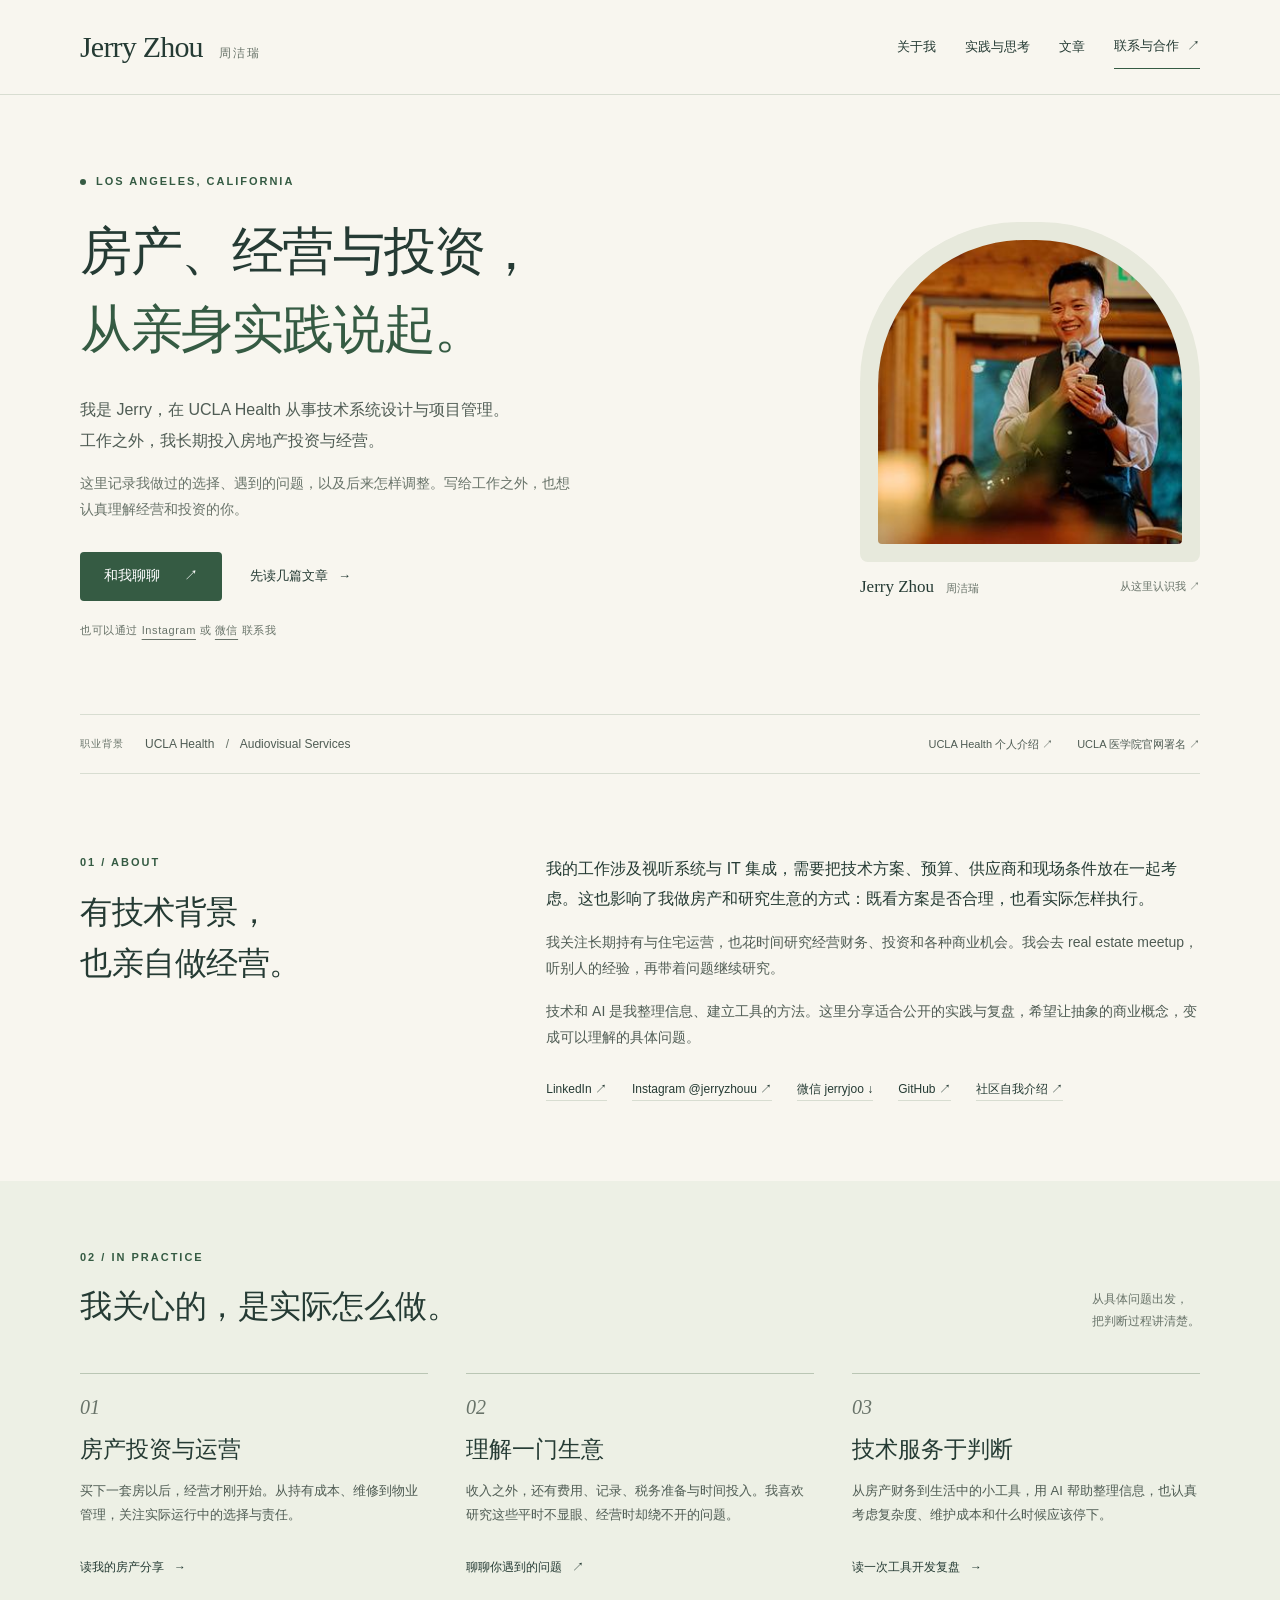
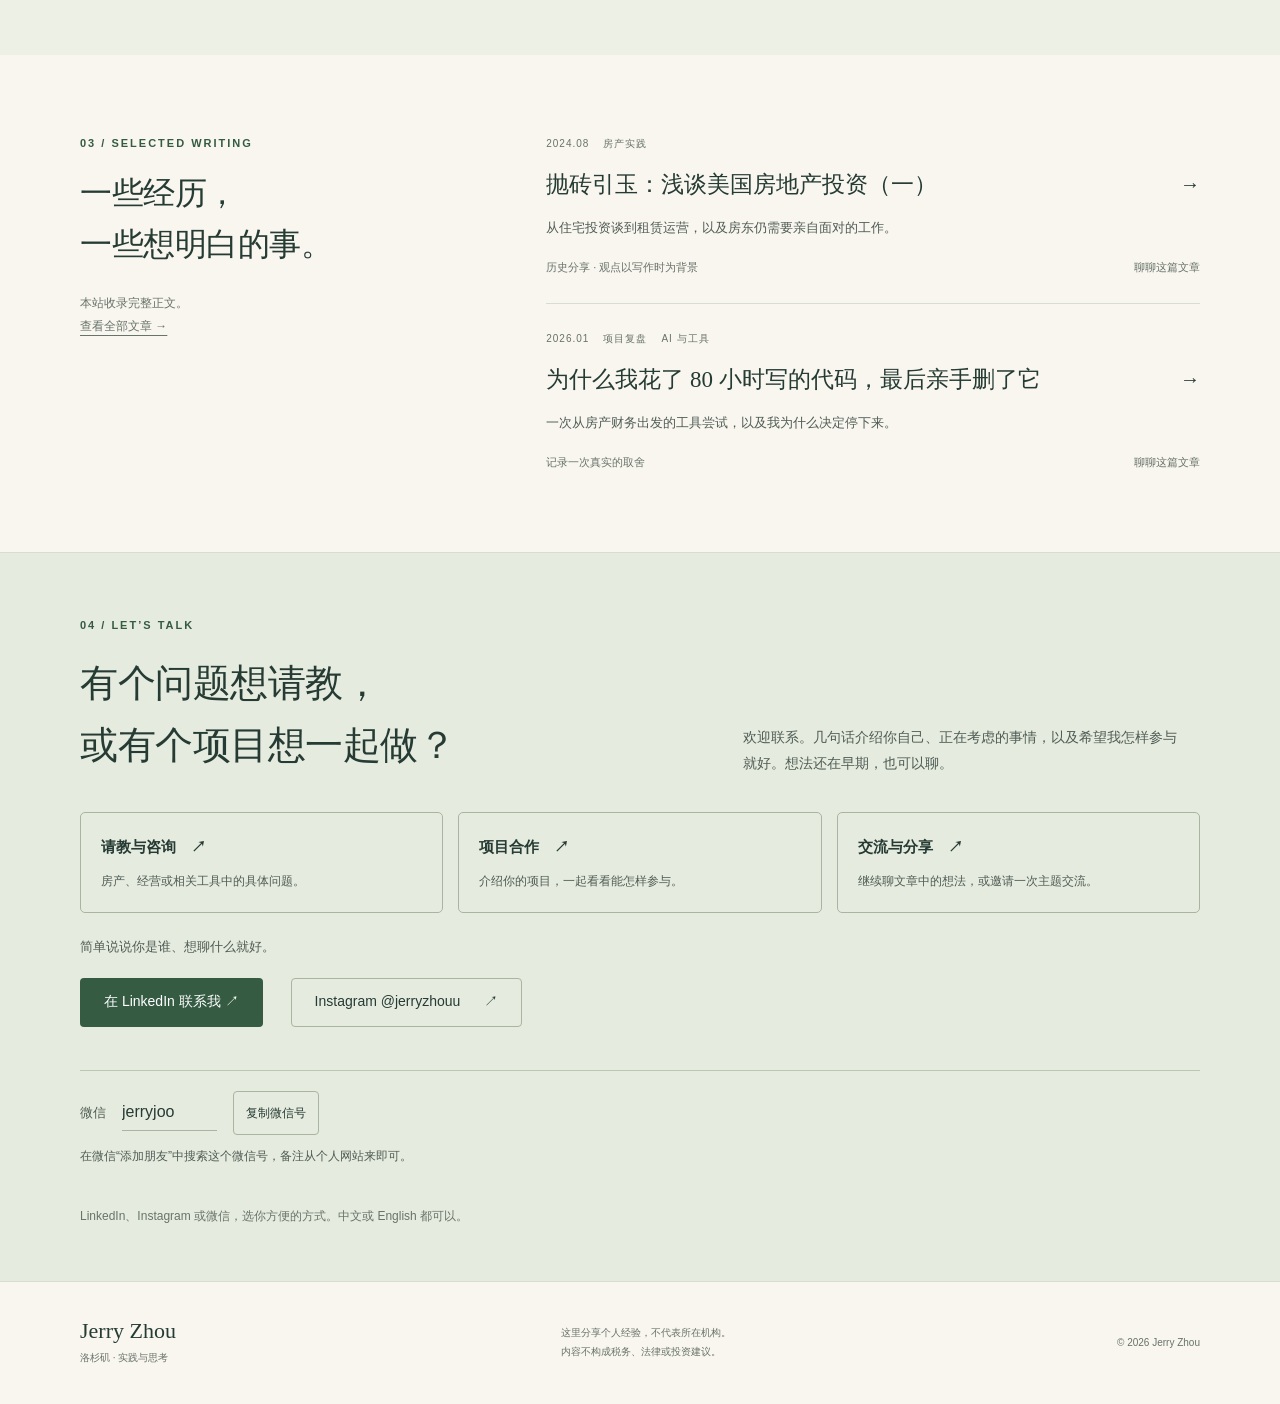
<file: index.html>
<!doctype html>
<html lang="zh-CN">
<head>
  <meta charset="utf-8">
  <meta name="viewport" content="width=device-width, initial-scale=1">
  <meta name="theme-color" content="#f8f6ef">
  <title>Jerry Zhou 周洁瑞 | 房产、经营与投资实践</title>
  <meta name="description" content="我是 Jerry Zhou 周洁瑞，住在洛杉矶，在 UCLA Health 从事技术系统设计与项目管理。这里分享我的房产经营、投资研究与技术实践，也欢迎请教交流与项目合作。">
  <link rel="canonical" href="https://jerryzhou.ai/">
  <link rel="icon" type="image/svg+xml" href="assets/favicon.svg">
  <link rel="stylesheet" href="styles.css?v=20260928-ucla">
  <script src="site.js?v=20260928-social" defer></script>
  <meta property="og:type" content="website">
  <meta property="og:url" content="https://jerryzhou.ai/">
  <meta property="og:title" content="Jerry Zhou 周洁瑞 | 从亲身实践说起">
  <meta property="og:description" content="有技术背景，也亲自做经营。分享房产、经营与投资中的经验，欢迎交流与项目合作。">
  <meta property="og:image" content="https://jerryzhou.ai/assets/jerry-zhou.jpeg">
  <meta property="og:image:alt" content="Jerry Zhou 周洁瑞">
  <meta property="og:locale" content="zh_CN">
  <meta name="twitter:card" content="summary">
  <script type="application/ld+json">
  {"@context":"https://schema.org","@type":"Person","name":"Jerry Zhou","alternateName":"周洁瑞","url":"https://jerryzhou.ai/","image":"https://jerryzhou.ai/assets/jerry-zhou.jpeg","homeLocation":{"@type":"City","name":"Los Angeles"},"sameAs":["https://it.uclahealth.org/people/jerry-zhou","https://www.linkedin.com/in/jerry-zhou-43b51242/","https://github.com/jerrychou2007","https://www.instagram.com/jerryzhouu/","https://www.superlinear.academy/u/5a9569a6"]}
  </script>
</head>
<body data-contact-email="">
  <a class="skip-link" href="#main">跳到正文</a>
  <header class="site-header">
    <div class="container header-inner">
      <a class="brand" href="#top" aria-label="Jerry Zhou，返回首页顶部">Jerry Zhou<span>周洁瑞</span></a>
      <nav aria-label="主要导航">
        <a href="#about">关于我</a>
        <a href="#practice">实践与思考</a>
        <a href="/blog/">文章</a>
        <a class="nav-contact" href="#contact">联系与合作 <span aria-hidden="true">↗</span></a>
      </nav>
    </div>
  </header>
  <main id="main">
    <section class="container hero" id="top" aria-labelledby="hero-title">
      <div class="hero-copy">
        <p class="eyebrow"><span class="location-dot" aria-hidden="true"></span> LOS ANGELES, CALIFORNIA</p>
        <h1 id="hero-title">房产、经营与投资，<br><em>从亲身实践说起。</em></h1>
        <p class="hero-intro">我是 Jerry，在 UCLA Health 从事技术系统设计与项目管理。<br class="desktop-break">工作之外，我长期投入房地产投资与经营。</p>
        <p class="hero-detail">这里记录我做过的选择、遇到的问题，以及后来怎样调整。写给工作之外，也想认真理解经营和投资的你。</p>
        <div class="actions">
          <a class="button button-primary" href="https://www.linkedin.com/in/jerry-zhou-43b51242/" target="_blank" rel="noopener noreferrer" data-email="general">和我聊聊 <span aria-hidden="true">↗</span></a>
          <a class="text-link" href="/blog/">先读几篇文章 <span aria-hidden="true">→</span></a>
        </div>
        <p class="hero-footnote">也可以通过 <a href="https://www.instagram.com/jerryzhouu/" target="_blank" rel="noopener noreferrer">Instagram</a> 或 <a href="#wechat-contact">微信</a> 联系我</p>
      </div>
      <figure class="portrait">
        <div class="portrait-mat"><img src="assets/jerry-zhou.jpeg" alt="Jerry Zhou 周洁瑞，微笑着拿着话筒" width="300" height="300" fetchpriority="high" decoding="async"></div>
        <figcaption><span>Jerry Zhou <small>周洁瑞</small></span><a href="https://www.superlinear.academy/c/say-hello/3a30c1" target="_blank" rel="noopener noreferrer">从这里认识我 <span aria-hidden="true">↗</span></a></figcaption>
      </figure>
    </section>

    <div class="container background-strip">
      <p><span class="small-label">职业背景</span><span>UCLA Health <span class="divider">/</span> Audiovisual Services</span></p>
      <div class="background-links" aria-label="职业背景的官方来源">
        <a href="https://it.uclahealth.org/people/jerry-zhou" target="_blank" rel="noopener noreferrer">UCLA Health 个人介绍 <span aria-hidden="true">↗</span></a>
        <a href="https://medschool.ucla.edu/faculty-staff" target="_blank" rel="noopener noreferrer">UCLA 医学院官网署名 <span aria-hidden="true">↗</span></a>
      </div>
    </div>

    <section class="container section about-section" id="about" aria-labelledby="about-title">
      <div class="section-heading">
        <p class="eyebrow">01 / ABOUT</p>
        <h2 id="about-title">有技术背景，<br>也亲自做经营。</h2>
      </div>
      <div class="about-body">
        <p class="lead">我的工作涉及视听系统与 IT 集成，需要把技术方案、预算、供应商和现场条件放在一起考虑。这也影响了我做房产和研究生意的方式：既看方案是否合理，也看实际怎样执行。</p>
        <p>我关注长期持有与住宅运营，也花时间研究经营财务、投资和各种商业机会。我会去 real estate meetup，听别人的经验，再带着问题继续研究。</p>
        <p>技术和 AI 是我整理信息、建立工具的方法。这里分享适合公开的实践与复盘，希望让抽象的商业概念，变成可以理解的具体问题。</p>
        <div class="profile-links" id="exp">
          <a href="https://www.linkedin.com/in/jerry-zhou-43b51242/" target="_blank" rel="noopener noreferrer">LinkedIn <span aria-hidden="true">↗</span></a>
          <a href="https://www.instagram.com/jerryzhouu/" target="_blank" rel="noopener noreferrer">Instagram @jerryzhouu <span aria-hidden="true">↗</span></a>
          <a href="#wechat-contact">微信 jerryjoo <span aria-hidden="true">↓</span></a>
          <a href="https://github.com/jerrychou2007" target="_blank" rel="noopener noreferrer">GitHub <span aria-hidden="true">↗</span></a>
          <a href="https://www.superlinear.academy/c/say-hello/3a30c1" target="_blank" rel="noopener noreferrer">社区自我介绍 <span aria-hidden="true">↗</span></a>
        </div>
      </div>
    </section>

    <section class="practice-band" id="practice" aria-labelledby="practice-title">
      <div class="container">
        <span class="anchor-alias" id="projects"></span>
        <div class="section-topline"><div><p class="eyebrow">02 / IN PRACTICE</p><h2 id="practice-title">我关心的，是实际怎么做。</h2></div><p>从具体问题出发，<br>把判断过程讲清楚。</p></div>
        <div class="practice-grid">
          <article class="practice-item"><span class="item-number">01</span><h3>房产投资与运营</h3><p>买下一套房以后，经营才刚开始。从持有成本、维修到物业管理，关注实际运行中的选择与责任。</p><a class="text-link" href="/blog/us-real-estate-investing/">读我的房产分享 <span aria-hidden="true">→</span></a></article>
          <article class="practice-item"><span class="item-number">02</span><h3>理解一门生意</h3><p>收入之外，还有费用、记录、税务准备与时间投入。我喜欢研究这些平时不显眼、经营时却绕不开的问题。</p><a class="text-link" href="#contact" data-contact-topic="consult">聊聊你遇到的问题 <span aria-hidden="true">↗</span></a></article>
          <article class="practice-item" id="systems"><span class="item-number">03</span><h3>技术服务于判断</h3><p>从房产财务到生活中的小工具，用 AI 帮助整理信息，也认真考虑复杂度、维护成本和什么时候应该停下。</p><a class="text-link" href="/blog/why-i-stopped-after-80-hours/">读一次工具开发复盘 <span aria-hidden="true">→</span></a></article>
        </div>
      </div>
    </section>

    <section class="container section writing-section" id="writing" aria-labelledby="writing-title">
      <div class="section-heading"><p class="eyebrow">03 / SELECTED WRITING</p><h2 id="writing-title">一些经历，<br>一些想明白的事。</h2><p class="section-note">本站收录完整正文。<br><a href="/blog/">查看全部文章 →</a></p></div>
      <div class="article-list">
        <article class="article-row">
          <div class="article-meta"><time datetime="2024-08-15">2024.08</time><span>房产实践</span></div>
          <h3><a href="/blog/us-real-estate-investing/">抛砖引玉：浅谈美国房地产投资（一）<span aria-hidden="true">→</span></a></h3>
          <p>从住宅投资谈到租赁运营，以及房东仍需要亲自面对的工作。</p>
          <div class="article-footer"><span>历史分享 · 观点以写作时为背景</span><a href="#contact" data-contact-topic="exchange" data-email="article-real-estate">聊聊这篇文章</a></div>
        </article>
        <article class="article-row">
          <div class="article-meta"><time datetime="2026-01-11">2026.01</time><span>项目复盘</span><span>AI 与工具</span></div>
          <h3><a href="/blog/why-i-stopped-after-80-hours/">为什么我花了 80 小时写的代码，最后亲手删了它<span aria-hidden="true">→</span></a></h3>
          <p>一次从房产财务出发的工具尝试，以及我为什么决定停下来。</p>
          <div class="article-footer"><span>记录一次真实的取舍</span><a href="#contact" data-contact-topic="exchange" data-email="article-tools">聊聊这篇文章</a></div>
        </article>
      </div>
    </section>

    <section class="contact-band" id="contact" aria-labelledby="contact-title">
      <div class="container contact-inner">
        <div class="contact-heading"><p class="eyebrow">04 / LET’S TALK</p><h2 id="contact-title">有个问题想请教，<br>或有个项目想一起做？</h2><p>欢迎联系。几句话介绍你自己、正在考虑的事情，以及希望我怎样参与就好。想法还在早期，也可以聊。</p></div>
        <div class="contact-options" role="group" aria-label="选择联系目的，也可以直接联系">
          <button class="contact-option" type="button" data-topic="consult" aria-pressed="false" hidden><span class="option-title">请教与咨询 <span aria-hidden="true">↗</span></span><span>房产、经营或相关工具中的具体问题。</span></button>
          <button class="contact-option" type="button" data-topic="project" aria-pressed="false" hidden><span class="option-title">项目合作 <span aria-hidden="true">↗</span></span><span>介绍你的项目，一起看看能怎样参与。</span></button>
          <button class="contact-option" type="button" data-topic="exchange" aria-pressed="false" hidden><span class="option-title">交流与分享 <span aria-hidden="true">↗</span></span><span>继续聊文章中的想法，或邀请一次主题交流。</span></button>
        </div>
        <p class="contact-prompt" id="contact-prompt" aria-live="polite">简单说说你是谁、想聊什么就好。</p>
        <div class="contact-actions">
          <a class="button button-primary" id="contact-mail" href="https://www.linkedin.com/in/jerry-zhou-43b51242/" target="_blank" rel="noopener noreferrer">在 LinkedIn 联系我 <span aria-hidden="true">↗</span></a>
          <a class="button button-secondary" href="https://www.instagram.com/jerryzhouu/" target="_blank" rel="noopener noreferrer">Instagram @jerryzhouu <span aria-hidden="true">↗</span></a>
          <div class="email-copy" id="email-copy" hidden><label class="sr-only" for="contact-email">联系邮箱，可选中复制</label><input id="contact-email" value="" type="text" readonly spellcheck="false" autocomplete="off"><button id="copy-email" type="button" hidden>复制邮箱</button></div>
        </div>
        <p class="copy-status" id="copy-status" role="status"></p>
        <div class="wechat-contact" id="wechat-contact">
          <div class="wechat-row"><label for="wechat-id">微信</label><input id="wechat-id" value="jerryjoo" type="text" readonly spellcheck="false" autocomplete="off" aria-describedby="wechat-help"><button id="copy-wechat" type="button" hidden>复制微信号</button></div>
          <p class="wechat-help" id="wechat-help">在微信“添加朋友”中搜索这个微信号，备注从个人网站来即可。</p>
          <p class="copy-status" id="wechat-copy-status" role="status"></p>
        </div>
        <p class="other-contact">LinkedIn、Instagram 或微信，选你方便的方式。中文或 English 都可以。</p>
        <noscript><p class="other-contact">欢迎请教交流、探讨项目合作或邀请分享。点击上方社交主页链接，或复制微信号添加朋友即可联系。</p></noscript>
      </div>
    </section>
  </main>
  <footer class="container site-footer"><div><a class="footer-brand" href="#top">Jerry Zhou</a><span>洛杉矶 · 实践与思考</span></div><p>这里分享个人经验，不代表所在机构。<br>内容不构成税务、法律或投资建议。</p><span class="copyright">© <span id="year">2026</span> Jerry Zhou</span></footer>
</body>
</html>
</file>
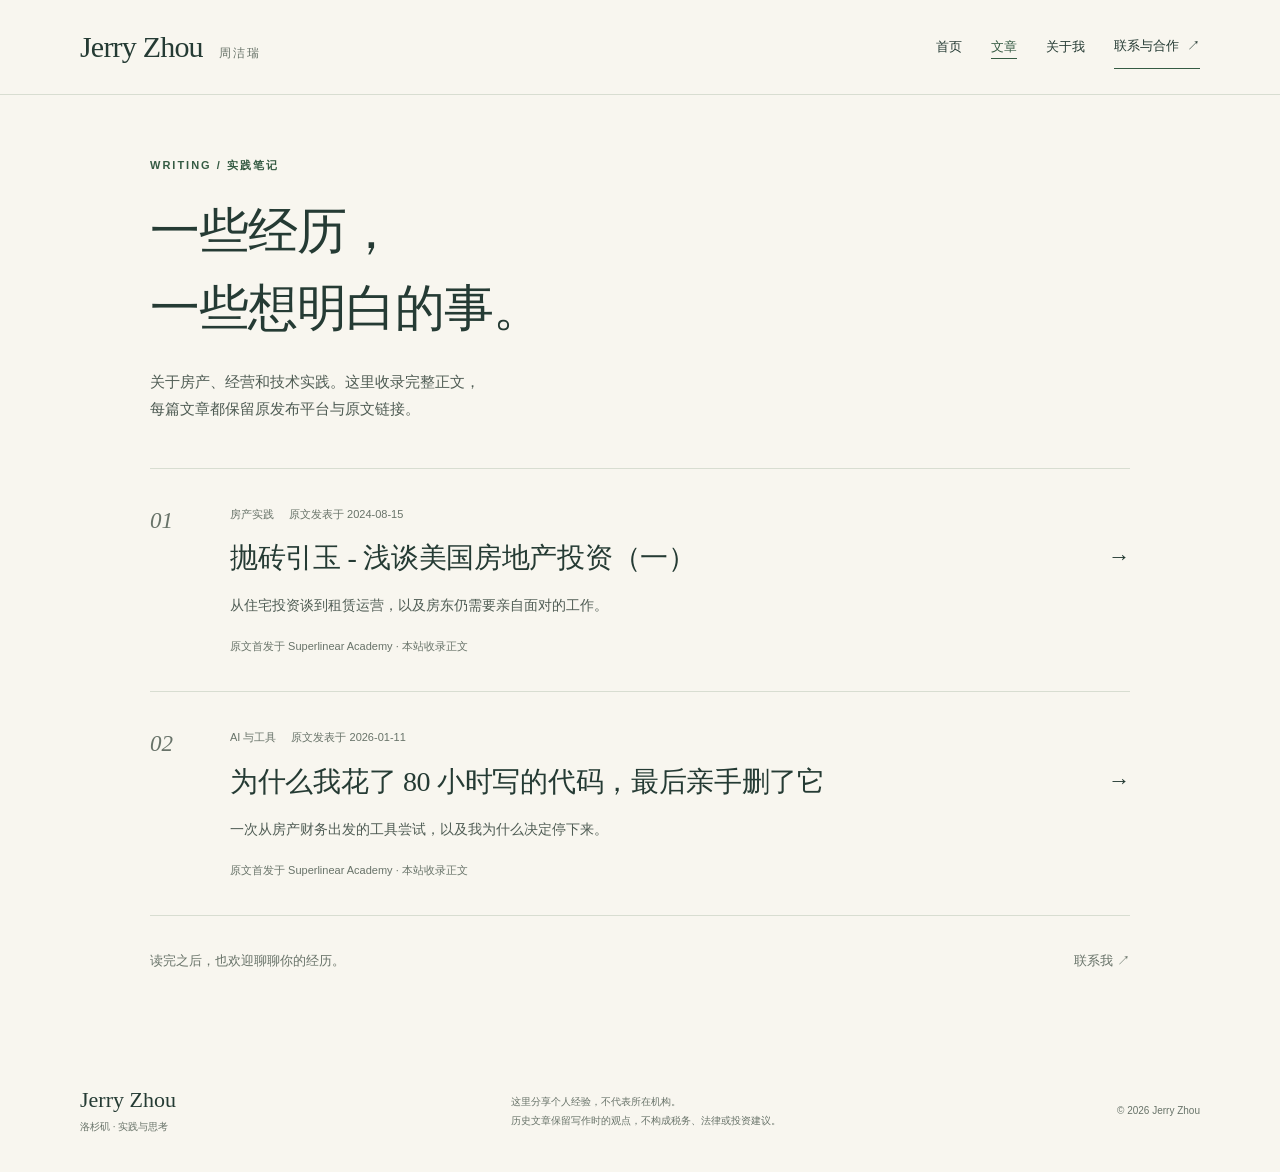
<file: blog/index.html>
<!doctype html>
<html lang="zh-CN"><head>
<meta charset="utf-8"><meta name="viewport" content="width=device-width, initial-scale=1">
<meta name="theme-color" content="#f8f6ef">
<title>文章与实践笔记 | Jerry Zhou</title>
<meta name="description" content="Jerry Zhou 的房产、经营与技术实践文章。在本站阅读全文，并查看原始发布来源。">
<link rel="canonical" href="https://jerryzhou.ai/blog/">
<link rel="icon" type="image/svg+xml" href="/assets/favicon.svg">
<link rel="stylesheet" href="/styles.css?v=20260928-ucla">
<link rel="stylesheet" href="/blog.css?v=20261002-blog-media">
<meta property="og:type" content="website">
<meta property="og:title" content="文章与实践笔记">
<meta property="og:description" content="Jerry Zhou 的房产、经营与技术实践文章。在本站阅读全文，并查看原始发布来源。">
<meta property="og:url" content="https://jerryzhou.ai/blog/">
<meta property="og:image" content="https://jerryzhou.ai/assets/jerry-zhou.jpeg">
<meta property="og:locale" content="zh_CN"><meta name="twitter:card" content="summary">
<script type="application/ld+json">{"@context": "https://schema.org", "@type": "Blog", "name": "Jerry Zhou 的实践笔记", "url": "https://jerryzhou.ai/blog/", "inLanguage": "zh-CN", "author": {"@type": "Person", "name": "Jerry Zhou", "url": "https://jerryzhou.ai/"}, "blogPost": [{"@type": "BlogPosting", "headline": "抛砖引玉 - 浅谈美国房地产投资（一）", "url": "https://jerryzhou.ai/blog/us-real-estate-investing/"}, {"@type": "BlogPosting", "headline": "为什么我花了 80 小时写的代码，最后亲手删了它", "url": "https://jerryzhou.ai/blog/why-i-stopped-after-80-hours/"}]}</script>
</head><body class="blog-page">
<a class="skip-link" href="#main">跳到正文</a>
<header class="site-header"><div class="container header-inner">
<a class="brand" href="/">Jerry Zhou<span>周洁瑞</span></a>
<nav aria-label="主要导航"><a href="/">首页</a><a href="/blog/" aria-current="page">文章</a><a href="/#about">关于我</a><a class="nav-contact" href="/#contact">联系与合作 <span aria-hidden="true">↗</span></a></nav>
</div></header>
<main id="main" class="blog-index container"><header class="blog-index-header"><p class="eyebrow">WRITING / 实践笔记</p><h1>一些经历，<br>一些想明白的事。</h1><p>关于房产、经营和技术实践。这里收录完整正文，<br class="desktop-break">每篇文章都保留原发布平台与原文链接。</p></header><div class="blog-entries"><article class="blog-entry"><span class="entry-number">01</span><div><div class="entry-meta"><span>房产实践</span><span>原文发表于 <time datetime="2024-08-15">2024-08-15</time></span></div><h2><a href="/blog/us-real-estate-investing/">抛砖引玉 - 浅谈美国房地产投资（一） <span aria-hidden="true">→</span></a></h2><p>从住宅投资谈到租赁运营，以及房东仍需要亲自面对的工作。</p><p class="entry-source">原文首发于 Superlinear Academy · 本站收录正文</p></div></article><article class="blog-entry"><span class="entry-number">02</span><div><div class="entry-meta"><span>AI 与工具</span><span>原文发表于 <time datetime="2026-01-11">2026-01-11</time></span></div><h2><a href="/blog/why-i-stopped-after-80-hours/">为什么我花了 80 小时写的代码，最后亲手删了它 <span aria-hidden="true">→</span></a></h2><p>一次从房产财务出发的工具尝试，以及我为什么决定停下来。</p><p class="entry-source">原文首发于 Superlinear Academy · 本站收录正文</p></div></article></div><div class="blog-index-end"><p>读完之后，也欢迎聊聊你的经历。</p><a class="text-link" href="/#contact">联系我 ↗</a></div></main>
<footer class="container site-footer"><div><a class="footer-brand" href="/">Jerry Zhou</a><span>洛杉矶 · 实践与思考</span></div><p>这里分享个人经验，不代表所在机构。<br>历史文章保留写作时的观点，不构成税务、法律或投资建议。</p><span class="copyright">© 2026 Jerry Zhou</span></footer>
</body></html>
</file>
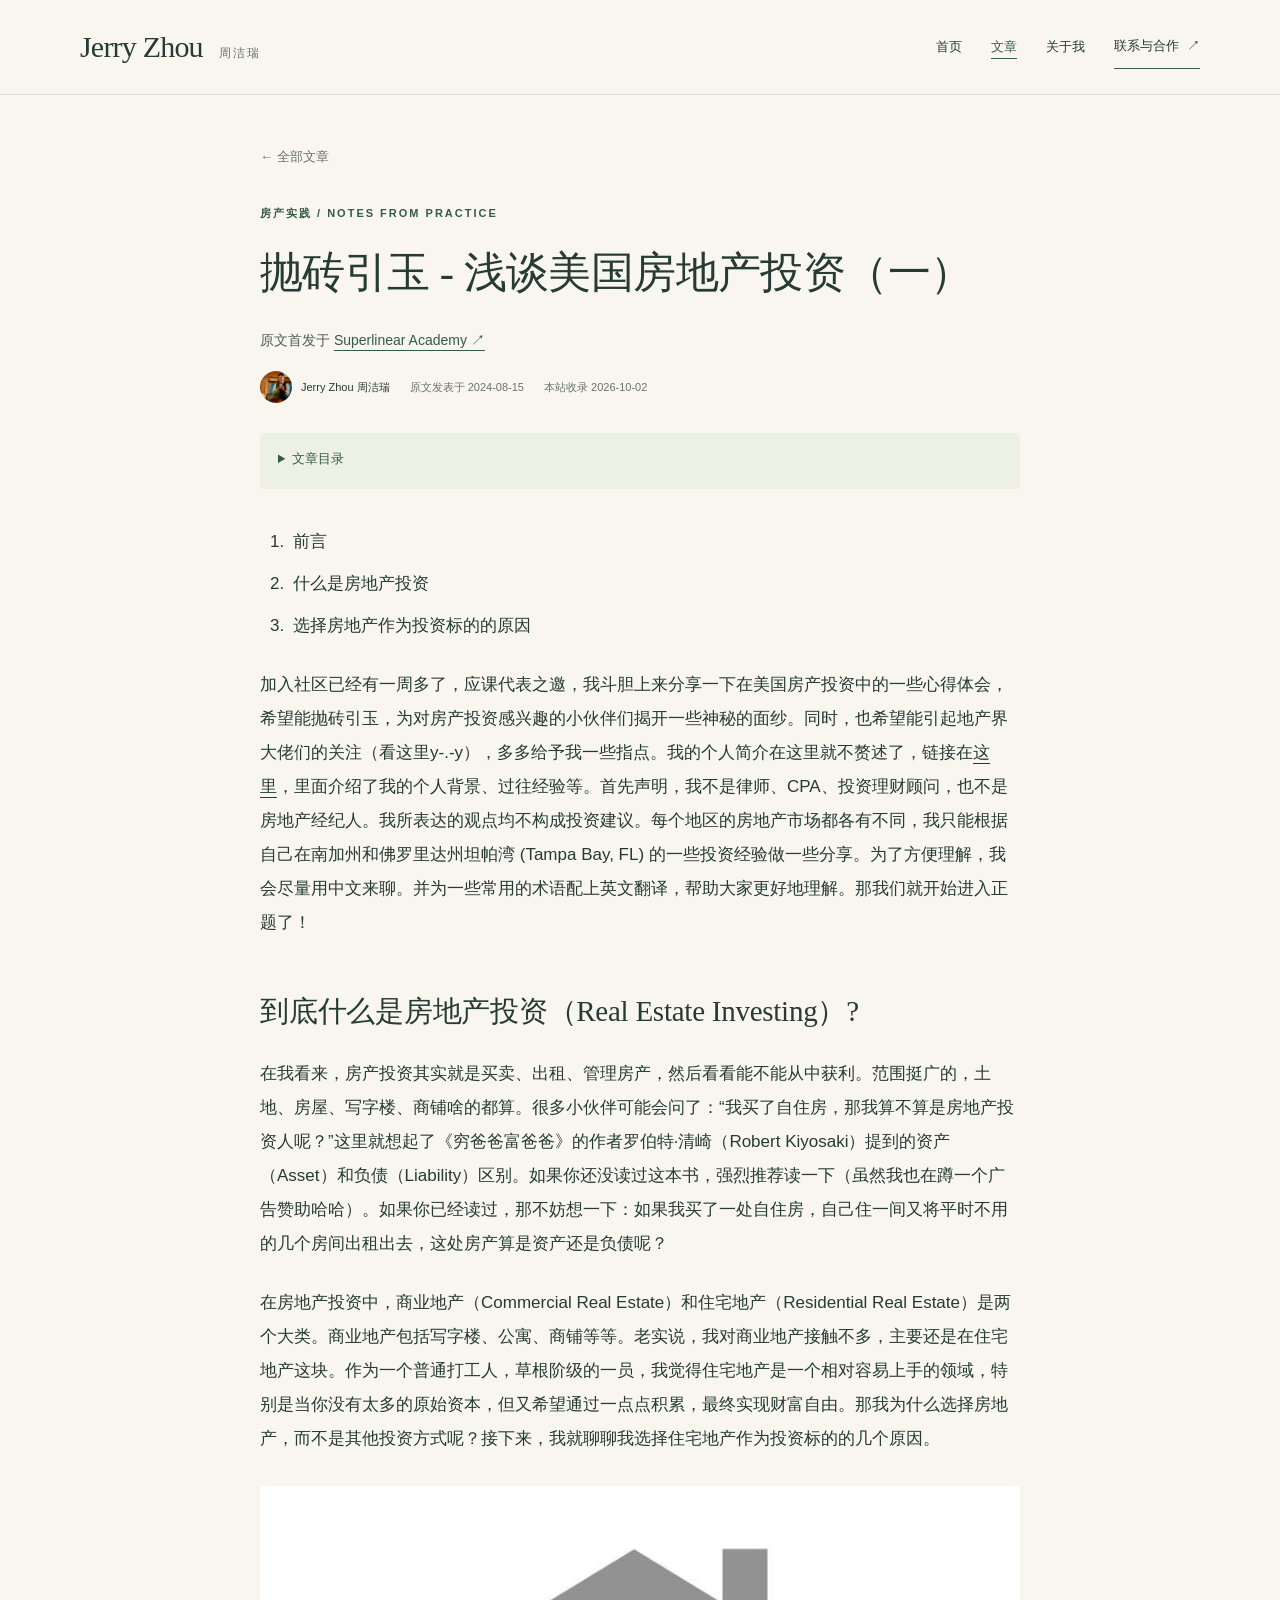
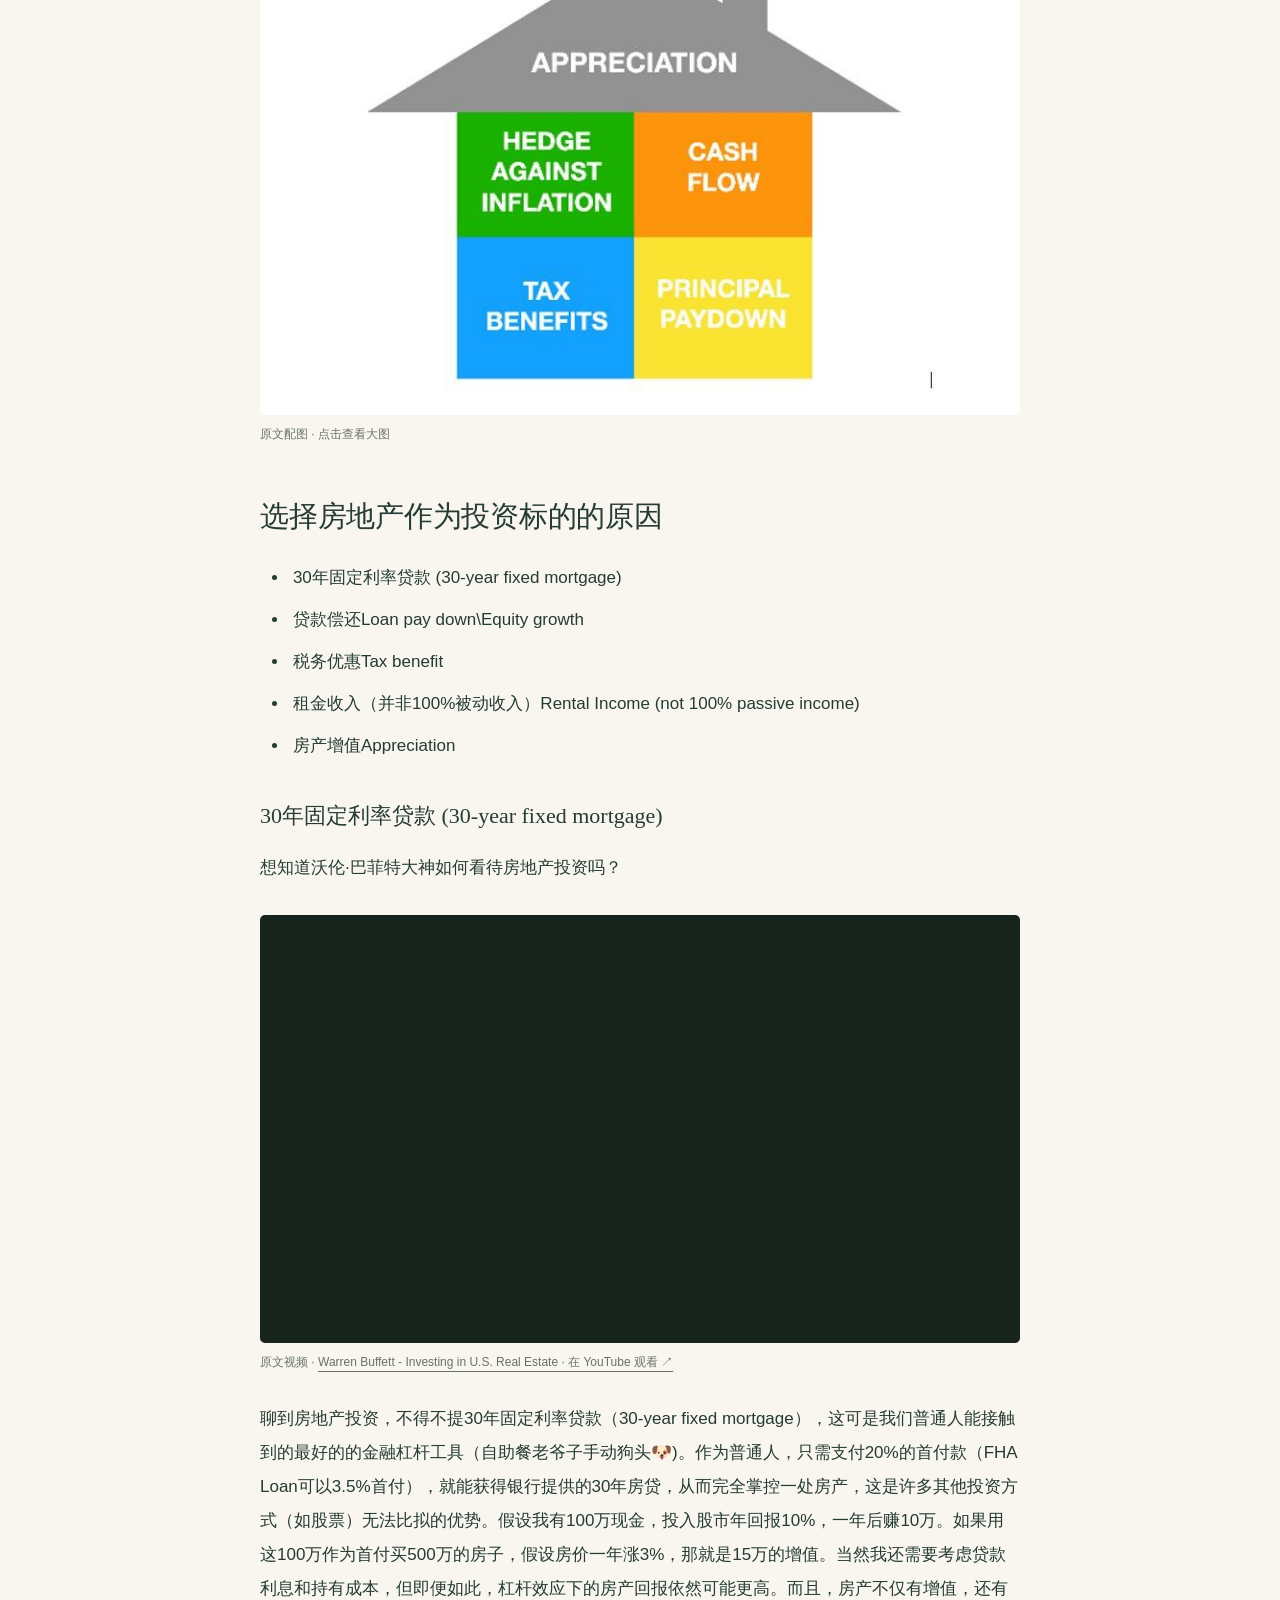
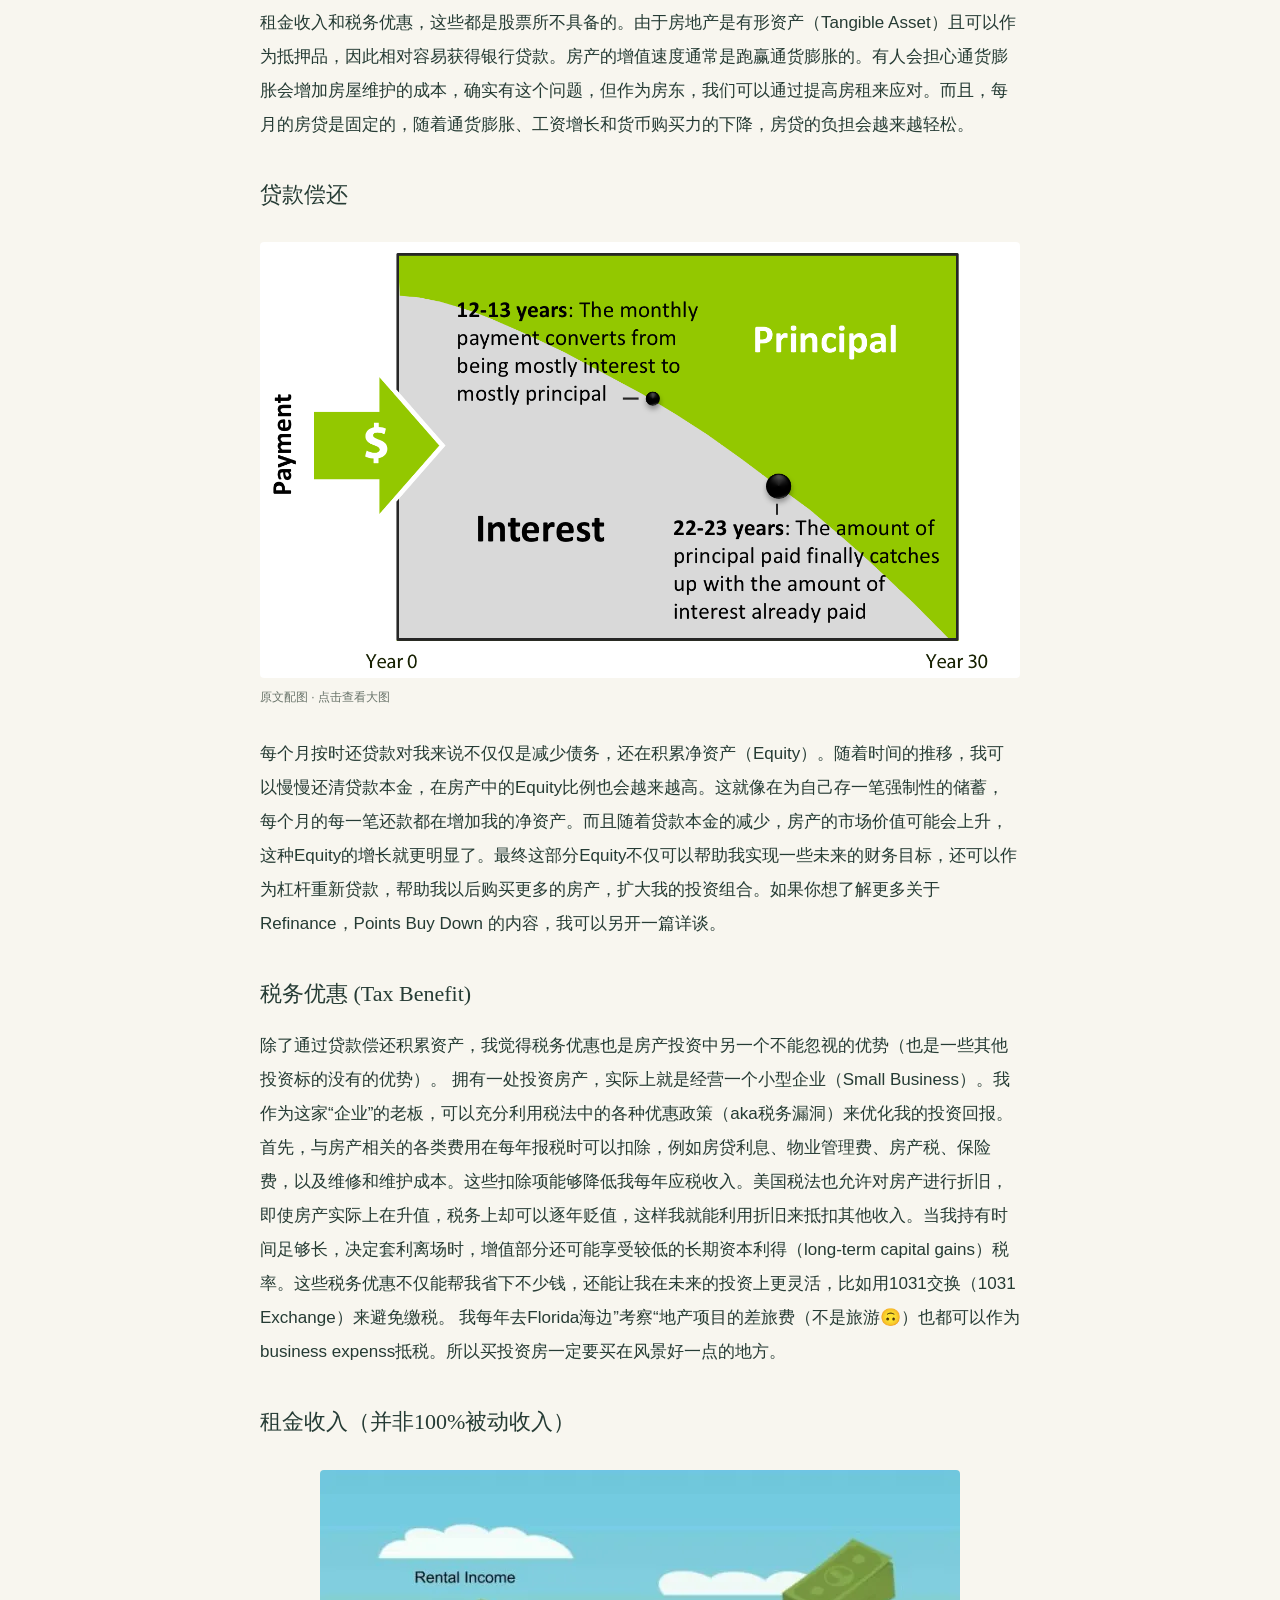
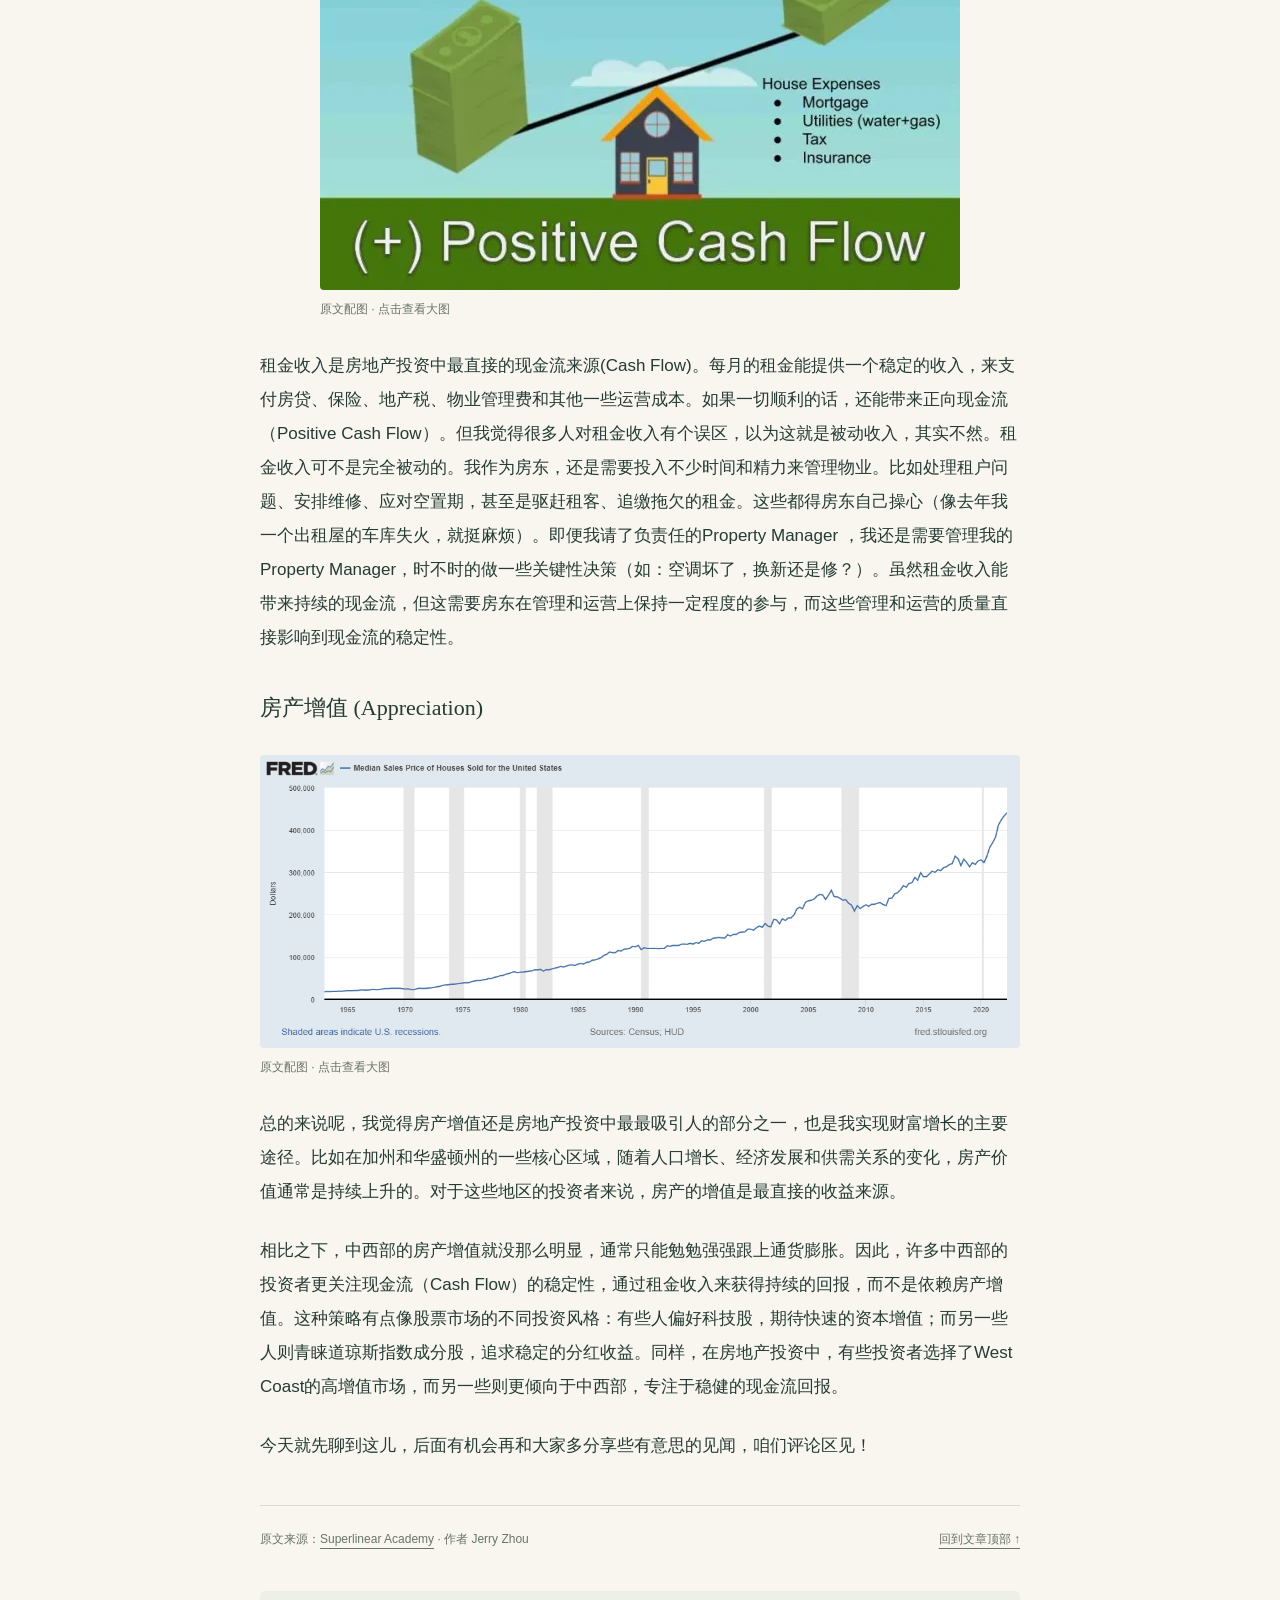
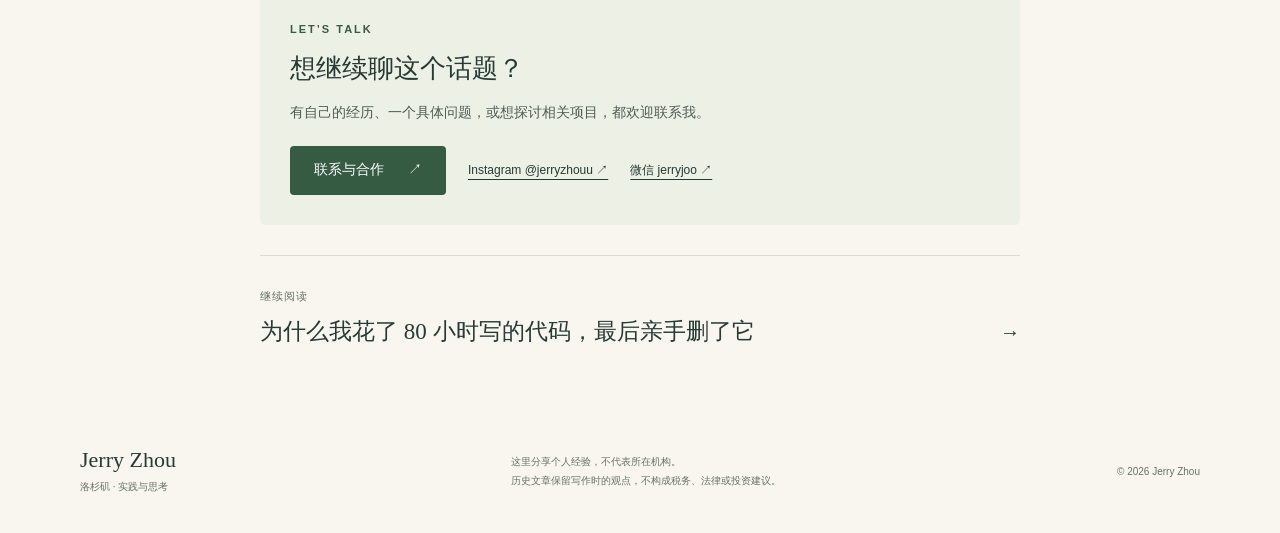
<file: blog/us-real-estate-investing/index.html>
<!doctype html>
<html lang="zh-CN"><head>
<meta charset="utf-8"><meta name="viewport" content="width=device-width, initial-scale=1">
<meta name="theme-color" content="#f8f6ef">
<title>抛砖引玉 - 浅谈美国房地产投资（一） | Jerry Zhou</title>
<meta name="description" content="从住宅投资谈到租赁运营，以及房东仍需要亲自面对的工作。">
<link rel="canonical" href="https://jerryzhou.ai/blog/us-real-estate-investing/">
<link rel="icon" type="image/svg+xml" href="/assets/favicon.svg">
<link rel="stylesheet" href="/styles.css?v=20260928-ucla">
<link rel="stylesheet" href="/blog.css?v=20261002-blog-media">
<meta property="og:type" content="article">
<meta property="og:title" content="抛砖引玉 - 浅谈美国房地产投资（一）">
<meta property="og:description" content="从住宅投资谈到租赁运营，以及房东仍需要亲自面对的工作。">
<meta property="og:url" content="https://jerryzhou.ai/blog/us-real-estate-investing/">
<meta property="og:image" content="https://jerryzhou.ai/assets/jerry-zhou.jpeg">
<meta property="og:locale" content="zh_CN"><meta name="twitter:card" content="summary">
<script type="application/ld+json">{"@context": "https://schema.org", "@type": "BlogPosting", "headline": "抛砖引玉 - 浅谈美国房地产投资（一）", "description": "从住宅投资谈到租赁运营，以及房东仍需要亲自面对的工作。", "author": {"@type": "Person", "name": "Jerry Zhou", "url": "https://jerryzhou.ai/"}, "url": "https://jerryzhou.ai/blog/us-real-estate-investing/", "mainEntityOfPage": "https://jerryzhou.ai/blog/us-real-estate-investing/", "isBasedOn": "https://www.superlinear.academy/c/main/1-2-3", "inLanguage": "zh-CN", "datePublished": "2024-08-15"}</script>
</head><body class="blog-page">
<a class="skip-link" href="#main">跳到正文</a>
<header class="site-header"><div class="container header-inner">
<a class="brand" href="/">Jerry Zhou<span>周洁瑞</span></a>
<nav aria-label="主要导航"><a href="/">首页</a><a href="/blog/" aria-current="page">文章</a><a href="/#about">关于我</a><a class="nav-contact" href="/#contact">联系与合作 <span aria-hidden="true">↗</span></a></nav>
</div></header>
<main id="main" class="post-wrap">
<a class="back-link" href="/blog/">← 全部文章</a>
<article aria-labelledby="post-title">
<header class="post-header">
<p class="eyebrow">房产实践 / NOTES FROM PRACTICE</p>
<h1 id="post-title">抛砖引玉 - 浅谈美国房地产投资（一）</h1>
<p class="post-source">原文首发于 <a href="https://www.superlinear.academy/c/main/1-2-3" target="_blank" rel="noopener noreferrer">Superlinear Academy <span aria-hidden="true">↗</span></a></p>
<div class="post-meta"><a class="post-author" href="/#about"><img src="/assets/jerry-zhou.jpeg" width="32" height="32" alt="">Jerry Zhou 周洁瑞</a><span>原文发表于 <time datetime="2024-08-15">2024-08-15</time></span><span>本站收录 <time datetime="2026-10-02">2026-10-02</time></span></div>
</header>
<details class="post-toc"><summary>文章目录</summary><ol><li class="toc-level-2"><a href="#section-1">到底什么是房地产投资（Real Estate Investing）?</a></li>
<li class="toc-level-2"><a href="#section-2">选择房地产作为投资标的的原因</a></li>
<li class="toc-level-3"><a href="#section-3">30年固定利率贷款 (30-year fixed mortgage)</a></li>
<li class="toc-level-3"><a href="#section-4">贷款偿还</a></li>
<li class="toc-level-3"><a href="#section-5">税务优惠 (Tax Benefit)</a></li>
<li class="toc-level-3"><a href="#section-6">租金收入（并非100%被动收入）</a></li>
<li class="toc-level-3"><a href="#section-7">房产增值 (Appreciation)</a></li></ol></details>
<div id="post-body" class="prose"><ol>
<li>前言</li>
<li>什么是房地产投资</li>
<li>选择房地产作为投资标的的原因</li>
</ol>
<p>加入社区已经有一周多了，应课代表之邀，我斗胆上来分享一下在美国房产投资中的一些心得体会，希望能抛砖引玉，为对房产投资感兴趣的小伙伴们揭开一些神秘的面纱。同时，也希望能引起地产界大佬们的关注（看这里y-.-y），多多给予我一些指点。我的个人简介在这里就不赘述了，链接在<a href="https://www.superlinear.academy/c/say-hello/3a30c1" target="_blank" rel="noopener noreferrer">这里</a>，里面介绍了我的个人背景、过往经验等。首先声明，我不是律师、CPA、投资理财顾问，也不是房地产经纪人。我所表达的观点均不构成投资建议。每个地区的房地产市场都各有不同，我只能根据自己在南加州和佛罗里达州坦帕湾 (Tampa Bay, FL) 的一些投资经验做一些分享。为了方便理解，我会尽量用中文来聊。并为一些常用的术语配上英文翻译，帮助大家更好地理解。那我们就开始进入正题了！</p>
<h2 id="section-1">到底什么是房地产投资（Real Estate Investing）?</h2>
<p>在我看来，房产投资其实就是买卖、出租、管理房产，然后看看能不能从中获利。范围挺广的，土地、房屋、写字楼、商铺啥的都算。很多小伙伴可能会问了：“我买了自住房，那我算不算是房地产投资人呢？”这里就想起了《穷爸爸富爸爸》的作者罗伯特·清崎（Robert Kiyosaki）提到的资产（Asset）和负债（Liability）区别。如果你还没读过这本书，强烈推荐读一下（虽然我也在蹲一个广告赞助哈哈）。如果你已经读过，那不妨想一下：如果我买了一处自住房，自己住一间又将平时不用的几个房间出租出去，这处房产算是资产还是负债呢？</p>
<p>在房地产投资中，商业地产（Commercial Real Estate）和住宅地产（Residential Real Estate）是两个大类。商业地产包括写字楼、公寓、商铺等等。老实说，我对商业地产接触不多，主要还是在住宅地产这块。作为一个普通打工人，草根阶级的一员，我觉得住宅地产是一个相对容易上手的领域，特别是当你没有太多的原始资本，但又希望通过一点点积累，最终实现财富自由。那我为什么选择房地产，而不是其他投资方式呢？接下来，我就聊聊我选择住宅地产作为投资标的的几个原因。</p>
<figure class="article-figure" style="max-width:792px"><a href="/assets/blog/us-real-estate-investing/benefits.png" target="_blank" rel="noopener noreferrer" aria-label="查看大图：房产投资收益构成示意图"><img src="/assets/blog/us-real-estate-investing/benefits.png" alt="房产投资收益构成示意图" width="792" height="552" loading="lazy" decoding="async"></a><figcaption>原文配图 · 点击查看大图</figcaption></figure>
<h2 id="section-2">选择房地产作为投资标的的原因</h2>
<ul>
<li>30年固定利率贷款 (30-year fixed mortgage)</li>
<li>贷款偿还Loan pay down\Equity growth</li>
<li>税务优惠Tax benefit</li>
<li>租金收入（并非100%被动收入）Rental Income (not 100% passive income)</li>
<li>房产增值Appreciation</li>
</ul>
<h3 id="section-3">30年固定利率贷款 (30-year fixed mortgage)</h3>
<p>想知道沃伦·巴菲特大神如何看待房地产投资吗？</p>
<figure class="article-video"><div class="video-frame"><iframe src="https://www.youtube.com/embed/PVZhbO73DuQ?rel=0" title="Warren Buffett - Investing in U.S. Real Estate" width="560" height="315" referrerpolicy="strict-origin-when-cross-origin" allow="accelerometer; autoplay; encrypted-media; gyroscope; picture-in-picture; web-share" allowfullscreen></iframe></div><figcaption>原文视频 · <a href="https://www.youtube.com/watch?v=PVZhbO73DuQ" target="_blank" rel="noopener noreferrer">Warren Buffett - Investing in U.S. Real Estate · 在 YouTube 观看 ↗</a></figcaption></figure>
<p>聊到房地产投资，不得不提30年固定利率贷款（30-year fixed mortgage），这可是我们普通人能接触到的最好的的金融杠杆工具（自助餐老爷子手动狗头🐶)。作为普通人，只需支付20%的首付款（FHA Loan可以3.5%首付），就能获得银行提供的30年房贷，从而完全掌控一处房产，这是许多其他投资方式（如股票）无法比拟的优势。假设我有100万现金，投入股市年回报10%，一年后赚10万。如果用这100万作为首付买500万的房子，假设房价一年涨3%，那就是15万的增值。当然我还需要考虑贷款利息和持有成本，但即便如此，杠杆效应下的房产回报依然可能更高。而且，房产不仅有增值，还有租金收入和税务优惠，这些都是股票所不具备的。由于房地产是有形资产（Tangible Asset）且可以作为抵押品，因此相对容易获得银行贷款。房产的增值速度通常是跑赢通货膨胀的。有人会担心通货膨胀会增加房屋维护的成本，确实有这个问题，但作为房东，我们可以通过提高房租来应对。而且，每月的房贷是固定的，随着通货膨胀、工资增长和货币购买力的下降，房贷的负担会越来越轻松。</p>
<h3 id="section-4">贷款偿还</h3>
<figure class="article-figure" style="max-width:1448px"><a href="/assets/blog/us-real-estate-investing/loan-paydown.png" target="_blank" rel="noopener noreferrer" aria-label="查看大图：贷款偿还中本金与利息随时间变化的示意图"><img src="/assets/blog/us-real-estate-investing/loan-paydown.png" alt="贷款偿还中本金与利息随时间变化的示意图" width="1448" height="830" loading="lazy" decoding="async"></a><figcaption>原文配图 · 点击查看大图</figcaption></figure>
<p>每个月按时还贷款对我来说不仅仅是减少债务，还在积累净资产（Equity）。随着时间的推移，我可以慢慢还清贷款本金，在房产中的Equity比例也会越来越高。这就像在为自己存一笔强制性的储蓄，每个月的每一笔还款都在增加我的净资产。而且随着贷款本金的减少，房产的市场价值可能会上升，这种Equity的增长就更明显了。最终这部分Equity不仅可以帮助我实现一些未来的财务目标，还可以作为杠杆重新贷款，帮助我以后购买更多的房产，扩大我的投资组合。如果你想了解更多关于Refinance，Points Buy Down 的内容，我可以另开一篇详谈。</p>
<h3 id="section-5">税务优惠 (Tax Benefit)</h3>
<p>除了通过贷款偿还积累资产，我觉得税务优惠也是房产投资中另一个不能忽视的优势（也是一些其他投资标的没有的优势）。 拥有一处投资房产，实际上就是经营一个小型企业（Small Business）。我作为这家“企业”的老板，可以充分利用税法中的各种优惠政策（aka税务漏洞）来优化我的投资回报。首先，与房产相关的各类费用在每年报税时可以扣除，例如房贷利息、物业管理费、房产税、保险费，以及维修和维护成本。这些扣除项能够降低我每年应税收入。美国税法也允许对房产进行折旧，即使房产实际上在升值，税务上却可以逐年贬值，这样我就能利用折旧来抵扣其他收入。当我持有时间足够长，决定套利离场时，增值部分还可能享受较低的长期资本利得（long-term capital gains）税率。这些税务优惠不仅能帮我省下不少钱，还能让我在未来的投资上更灵活，比如用1031交换（1031 Exchange）来避免缴税。 我每年去Florida海边”考察“地产项目的差旅费（不是旅游🙃）也都可以作为business expenss抵税。所以买投资房一定要买在风景好一点的地方。</p>
<h3 id="section-6">租金收入（并非100%被动收入）</h3>
<figure class="article-figure" style="max-width:640px"><a href="/assets/blog/us-real-estate-investing/rental-cash-flow.png" target="_blank" rel="noopener noreferrer" aria-label="查看大图：租金收入与房屋费用构成正向现金流的示意图"><img src="/assets/blog/us-real-estate-investing/rental-cash-flow.png" alt="租金收入与房屋费用构成正向现金流的示意图" width="640" height="420" loading="lazy" decoding="async"></a><figcaption>原文配图 · 点击查看大图</figcaption></figure>
<p>租金收入是房地产投资中最直接的现金流来源(Cash Flow)。每月的租金能提供一个稳定的收入，来支付房贷、保险、地产税、物业管理费和其他一些运营成本。如果一切顺利的话，还能带来正向现金流（Positive Cash Flow）。但我觉得很多人对租金收入有个误区，以为这就是被动收入，其实不然。租金收入可不是完全被动的。我作为房东，还是需要投入不少时间和精力来管理物业。比如处理租户问题、安排维修、应对空置期，甚至是驱赶租客、追缴拖欠的租金。这些都得房东自己操心（像去年我一个出租屋的车库失火，就挺麻烦）。即便我请了负责任的Property Manager ，我还是需要管理我的Property Manager，时不时的做一些关键性决策（如：空调坏了，换新还是修？）。虽然租金收入能带来持续的现金流，但这需要房东在管理和运营上保持一定程度的参与，而这些管理和运营的质量直接影响到现金流的稳定性。</p>
<h3 id="section-7">房产增值 (Appreciation)</h3>
<figure class="article-figure" style="max-width:1168px"><a href="/assets/blog/us-real-estate-investing/home-prices-history.png" target="_blank" rel="noopener noreferrer" aria-label="查看大图：FRED 美国房屋销售价格中位数历史截图"><img src="/assets/blog/us-real-estate-investing/home-prices-history.png" alt="FRED 美国房屋销售价格中位数历史截图" width="1168" height="450" loading="lazy" decoding="async"></a><figcaption>原文配图 · 点击查看大图</figcaption></figure>
<p>总的来说呢，我觉得房产增值还是房地产投资中最最吸引人的部分之一，也是我实现财富增长的主要途径。比如在加州和华盛顿州的一些核心区域，随着人口增长、经济发展和供需关系的变化，房产价值通常是持续上升的。对于这些地区的投资者来说，房产的增值是最直接的收益来源。</p>
<p>相比之下，中西部的房产增值就没那么明显，通常只能勉勉强强跟上通货膨胀。因此，许多中西部的投资者更关注现金流（Cash Flow）的稳定性，通过租金收入来获得持续的回报，而不是依赖房产增值。这种策略有点像股票市场的不同投资风格：有些人偏好科技股，期待快速的资本增值；而另一些人则青睐道琼斯指数成分股，追求稳定的分红收益。同样，在房地产投资中，有些投资者选择了West Coast的高增值市场，而另一些则更倾向于中西部，专注于稳健的现金流回报。</p>
<p>今天就先聊到这儿，后面有机会再和大家多分享些有意思的见闻，咱们评论区见！</p></div>
<footer class="post-end"><p>原文来源：<a href="https://www.superlinear.academy/c/main/1-2-3" target="_blank" rel="noopener noreferrer">Superlinear Academy</a> · 作者 Jerry Zhou</p><a href="#post-title">回到文章顶部 ↑</a></footer>
</article>
<aside class="post-contact" aria-labelledby="post-contact-title"><p class="eyebrow">LET’S TALK</p><h2 id="post-contact-title">想继续聊这个话题？</h2><p>有自己的经历、一个具体问题，或想探讨相关项目，都欢迎联系我。</p><div class="post-contact-links"><a class="button button-primary" href="/#contact">联系与合作 <span aria-hidden="true">↗</span></a><a href="https://www.instagram.com/jerryzhouu/" target="_blank" rel="noopener noreferrer">Instagram @jerryzhouu ↗</a><a href="/#wechat-contact">微信 jerryjoo ↗</a></div></aside>
<a class="next-post" href="/blog/why-i-stopped-after-80-hours/"><span>继续阅读</span><strong>为什么我花了 80 小时写的代码，最后亲手删了它</strong><span aria-hidden="true">→</span></a>
</main>
<footer class="container site-footer"><div><a class="footer-brand" href="/">Jerry Zhou</a><span>洛杉矶 · 实践与思考</span></div><p>这里分享个人经验，不代表所在机构。<br>历史文章保留写作时的观点，不构成税务、法律或投资建议。</p><span class="copyright">© 2026 Jerry Zhou</span></footer>
</body></html>
</file>
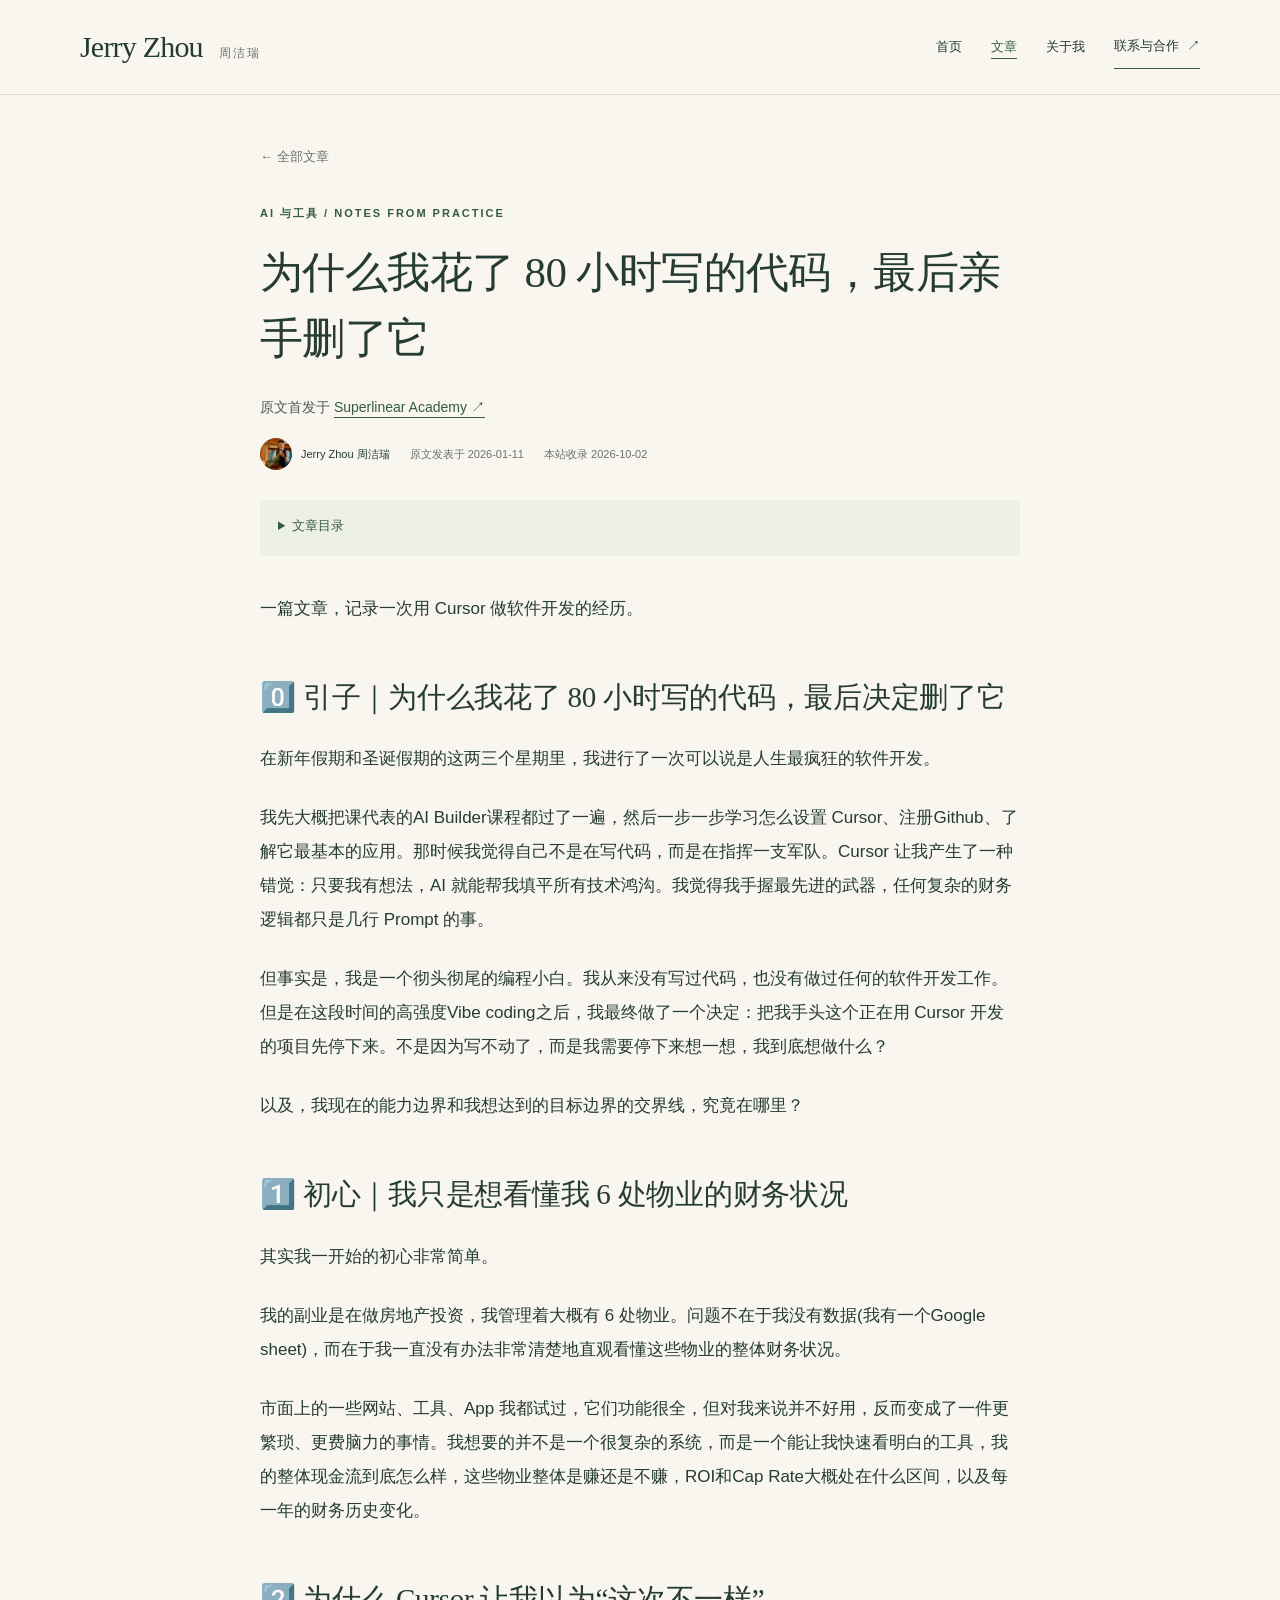
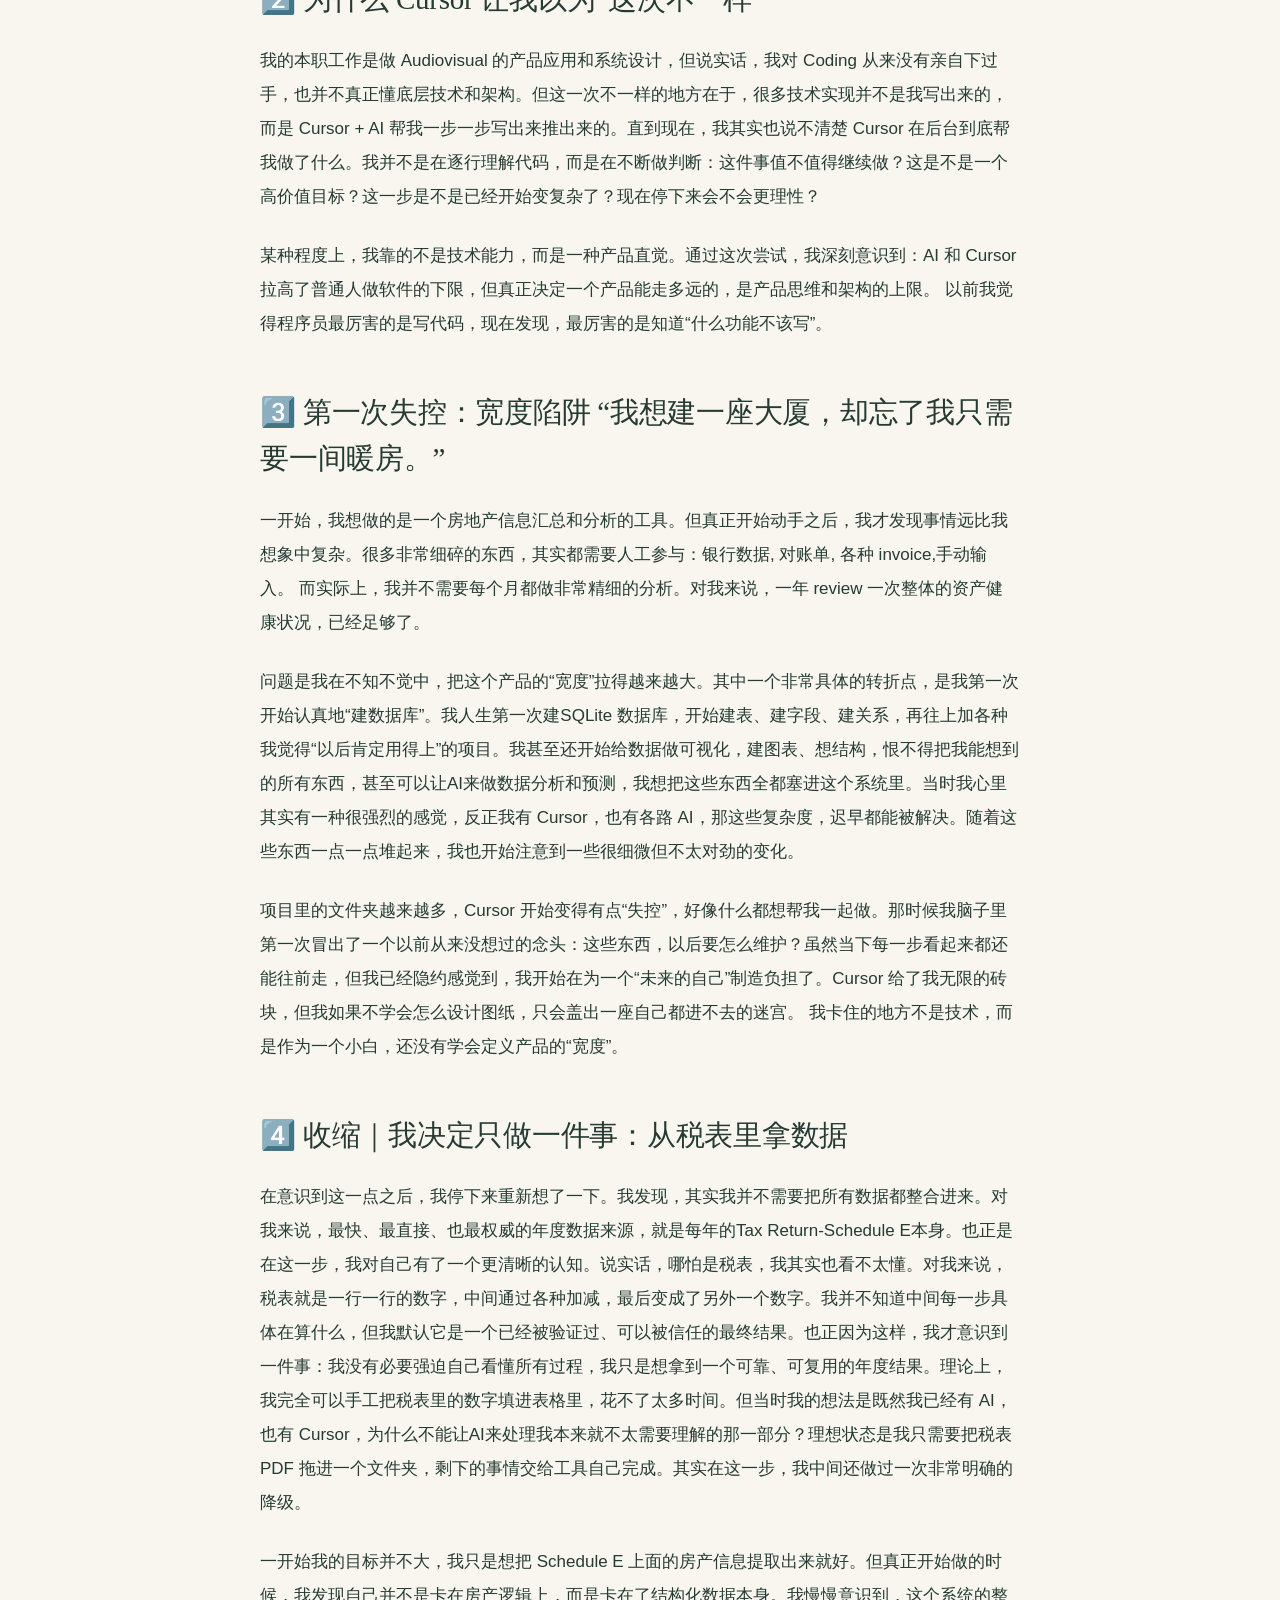
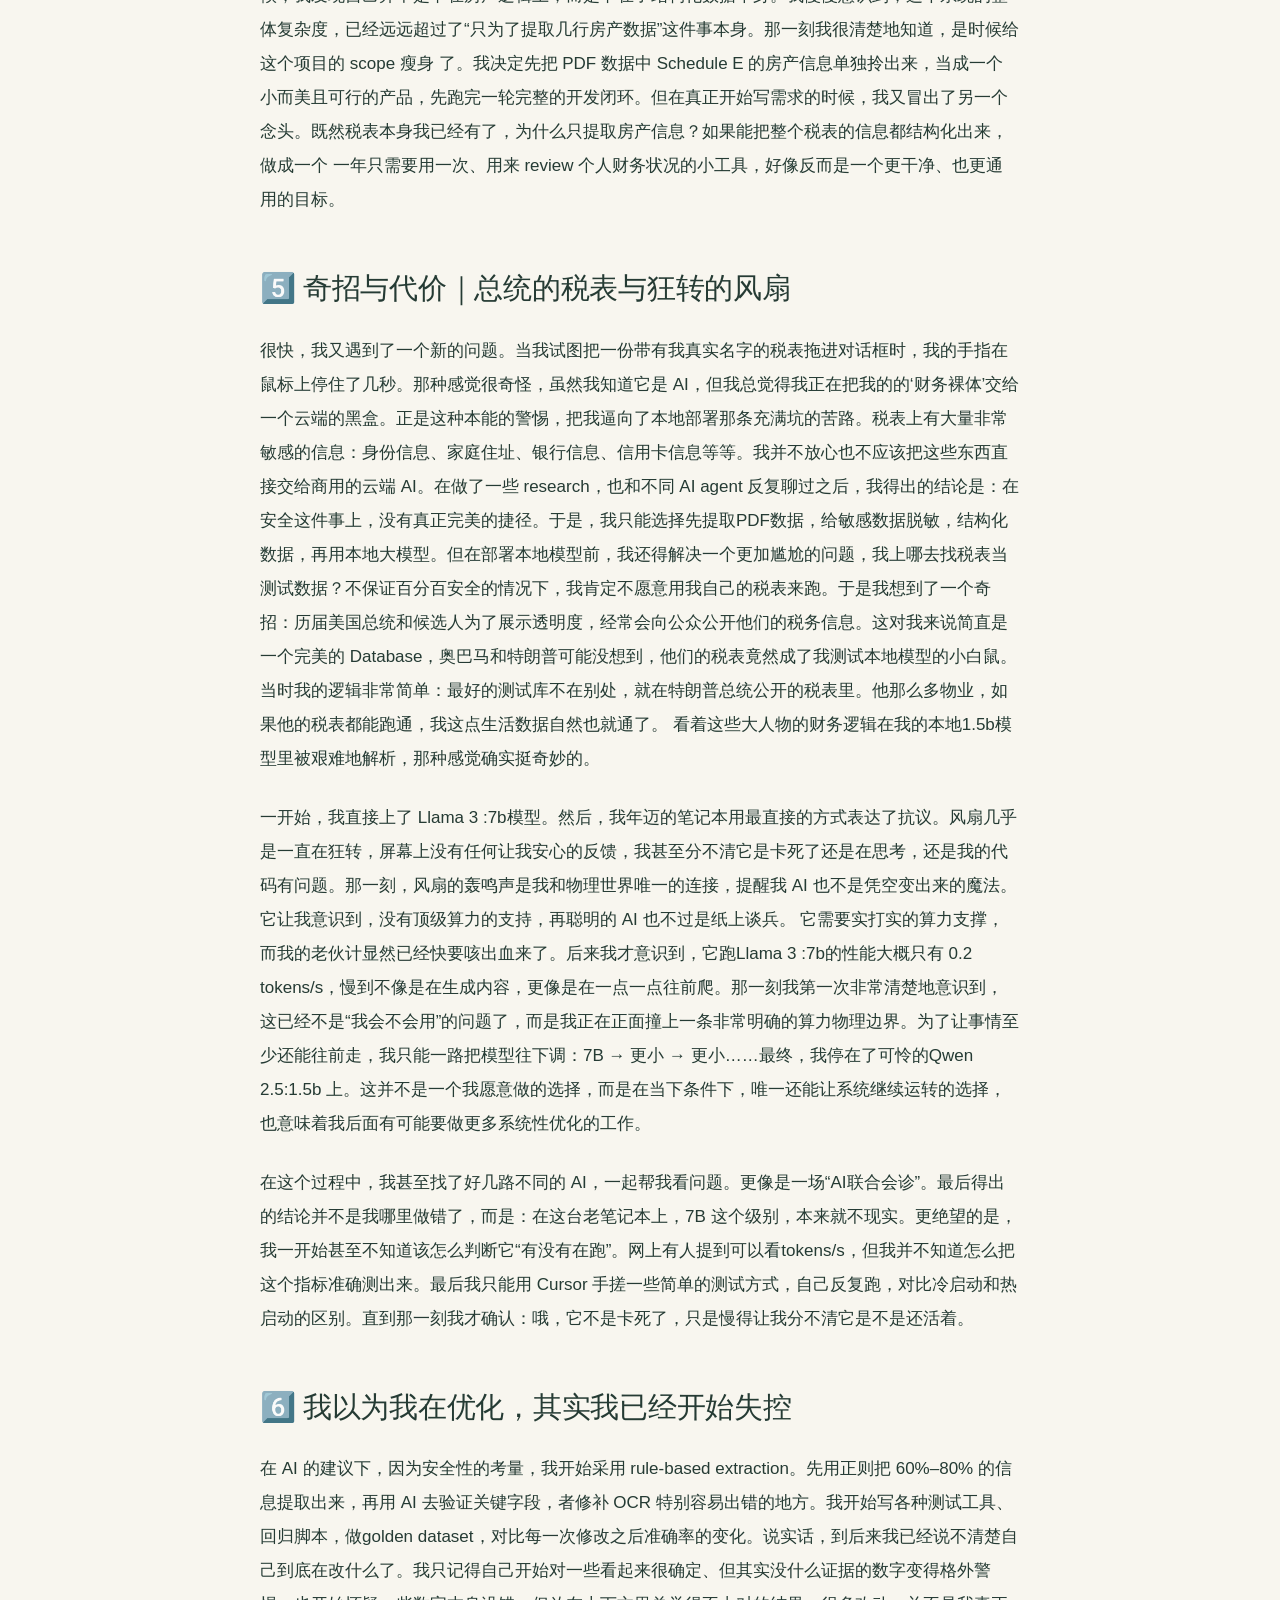
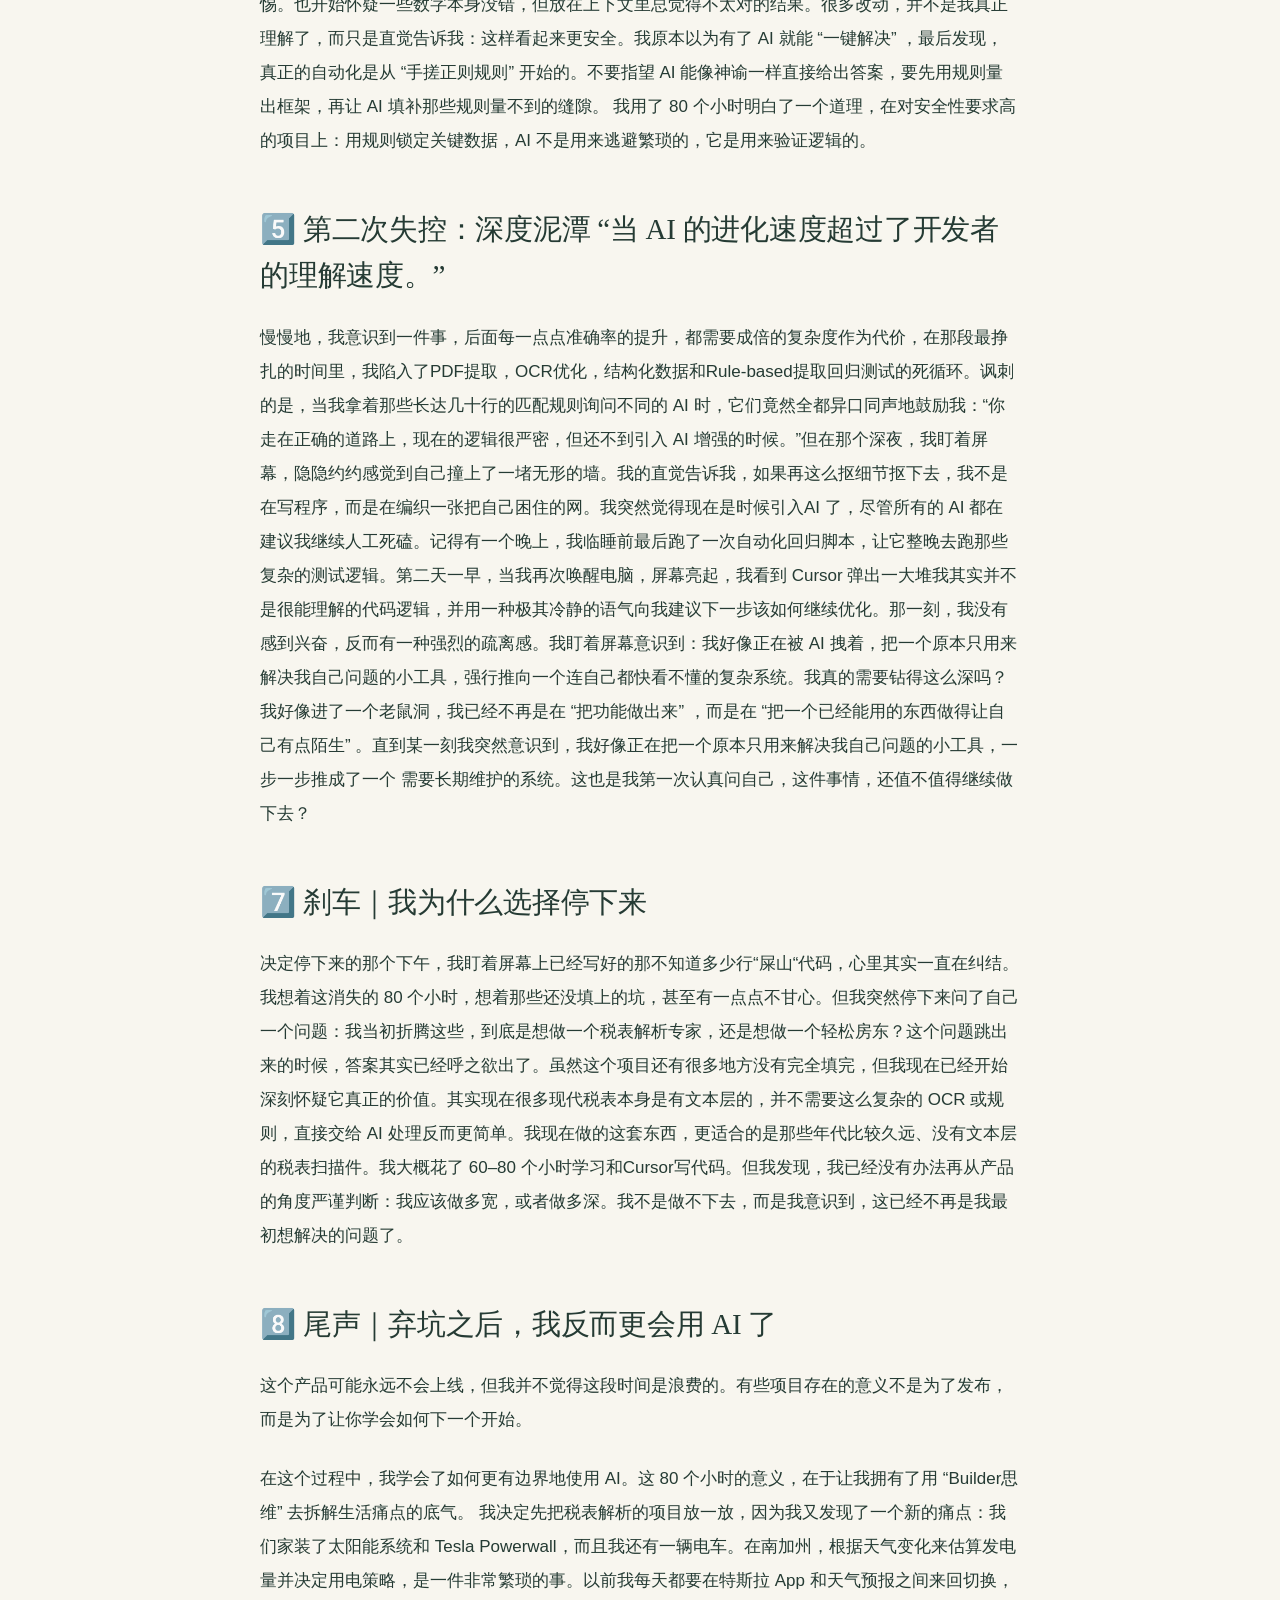
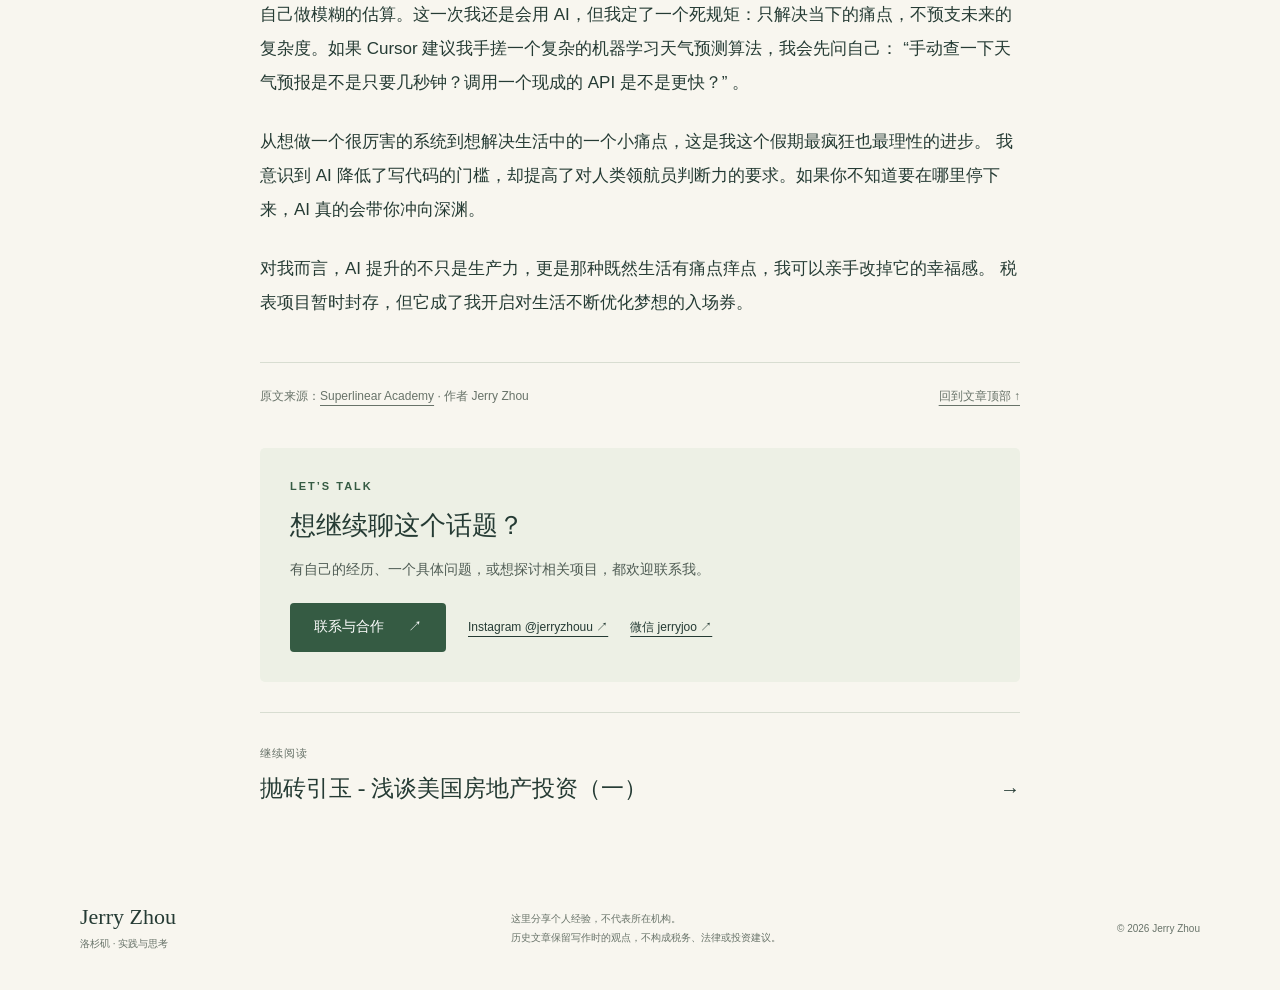
<file: blog/why-i-stopped-after-80-hours/index.html>
<!doctype html>
<html lang="zh-CN"><head>
<meta charset="utf-8"><meta name="viewport" content="width=device-width, initial-scale=1">
<meta name="theme-color" content="#f8f6ef">
<title>为什么我花了 80 小时写的代码，最后亲手删了它 | Jerry Zhou</title>
<meta name="description" content="一次从房产财务出发的工具尝试，以及我为什么决定停下来。">
<link rel="canonical" href="https://jerryzhou.ai/blog/why-i-stopped-after-80-hours/">
<link rel="icon" type="image/svg+xml" href="/assets/favicon.svg">
<link rel="stylesheet" href="/styles.css?v=20260928-ucla">
<link rel="stylesheet" href="/blog.css?v=20261002-blog-media">
<meta property="og:type" content="article">
<meta property="og:title" content="为什么我花了 80 小时写的代码，最后亲手删了它">
<meta property="og:description" content="一次从房产财务出发的工具尝试，以及我为什么决定停下来。">
<meta property="og:url" content="https://jerryzhou.ai/blog/why-i-stopped-after-80-hours/">
<meta property="og:image" content="https://jerryzhou.ai/assets/jerry-zhou.jpeg">
<meta property="og:locale" content="zh_CN"><meta name="twitter:card" content="summary">
<script type="application/ld+json">{"@context": "https://schema.org", "@type": "BlogPosting", "headline": "为什么我花了 80 小时写的代码，最后亲手删了它", "description": "一次从房产财务出发的工具尝试，以及我为什么决定停下来。", "author": {"@type": "Person", "name": "Jerry Zhou", "url": "https://jerryzhou.ai/"}, "url": "https://jerryzhou.ai/blog/why-i-stopped-after-80-hours/", "mainEntityOfPage": "https://jerryzhou.ai/blog/why-i-stopped-after-80-hours/", "isBasedOn": "https://www.superlinear.academy/c/main/80-4a1cce", "inLanguage": "zh-CN", "datePublished": "2026-01-11", "dateModified": "2026-11-11"}</script>
</head><body class="blog-page">
<a class="skip-link" href="#main">跳到正文</a>
<header class="site-header"><div class="container header-inner">
<a class="brand" href="/">Jerry Zhou<span>周洁瑞</span></a>
<nav aria-label="主要导航"><a href="/">首页</a><a href="/blog/" aria-current="page">文章</a><a href="/#about">关于我</a><a class="nav-contact" href="/#contact">联系与合作 <span aria-hidden="true">↗</span></a></nav>
</div></header>
<main id="main" class="post-wrap">
<a class="back-link" href="/blog/">← 全部文章</a>
<article aria-labelledby="post-title">
<header class="post-header">
<p class="eyebrow">AI 与工具 / NOTES FROM PRACTICE</p>
<h1 id="post-title">为什么我花了 80 小时写的代码，最后亲手删了它</h1>
<p class="post-source">原文首发于 <a href="https://www.superlinear.academy/c/main/80-4a1cce" target="_blank" rel="noopener noreferrer">Superlinear Academy <span aria-hidden="true">↗</span></a></p>
<div class="post-meta"><a class="post-author" href="/#about"><img src="/assets/jerry-zhou.jpeg" width="32" height="32" alt="">Jerry Zhou 周洁瑞</a><span>原文发表于 <time datetime="2026-01-11">2026-01-11</time></span><span>本站收录 <time datetime="2026-10-02">2026-10-02</time></span></div>
</header>
<details class="post-toc"><summary>文章目录</summary><ol><li class="toc-level-2"><a href="#section-1">0️⃣ 引子｜为什么我花了 80 小时写的代码，最后决定删了它</a></li>
<li class="toc-level-2"><a href="#section-2">1️⃣ 初心｜我只是想看懂我 6 处物业的财务状况</a></li>
<li class="toc-level-2"><a href="#section-3">2️⃣ 为什么 Cursor 让我以为“这次不一样”</a></li>
<li class="toc-level-2"><a href="#section-4">3️⃣ 第一次失控：宽度陷阱 “我想建一座大厦，却忘了我只需要一间暖房。”</a></li>
<li class="toc-level-2"><a href="#section-5">4️⃣ 收缩｜我决定只做一件事：从税表里拿数据</a></li>
<li class="toc-level-2"><a href="#section-6">5️⃣ 奇招与代价｜总统的税表与狂转的风扇</a></li>
<li class="toc-level-2"><a href="#section-7">6️⃣ 我以为我在优化，其实我已经开始失控</a></li>
<li class="toc-level-2"><a href="#section-8">5️⃣ 第二次失控：深度泥潭 “当 AI 的进化速度超过了开发者的理解速度。”</a></li>
<li class="toc-level-2"><a href="#section-9">7️⃣ 刹车｜我为什么选择停下来</a></li>
<li class="toc-level-2"><a href="#section-10">8️⃣ 尾声｜弃坑之后，我反而更会用 AI 了</a></li></ol></details>
<div id="post-body" class="prose"><p>一篇文章，记录一次用 Cursor 做软件开发的经历。</p>
<h2 id="section-1">0️⃣ 引子｜为什么我花了 80 小时写的代码，最后决定删了它</h2>
<p>在新年假期和圣诞假期的这两三个星期里，我进行了一次可以说是人生最疯狂的软件开发。</p>
<p>我先大概把课代表的AI Builder课程都过了一遍，然后一步一步学习怎么设置 Cursor、注册Github、了解它最基本的应用。那时候我觉得自己不是在写代码，而是在指挥一支军队。Cursor 让我产生了一种错觉：只要我有想法，AI 就能帮我填平所有技术鸿沟。我觉得我手握最先进的武器，任何复杂的财务逻辑都只是几行 Prompt 的事。</p>
<p>但事实是，我是一个彻头彻尾的编程小白。我从来没有写过代码，也没有做过任何的软件开发工作。但是在这段时间的高强度Vibe coding之后，我最终做了一个决定：把我手头这个正在用 Cursor 开发的项目先停下来。不是因为写不动了，而是我需要停下来想一想，我到底想做什么？</p>
<p>以及，我现在的能力边界和我想达到的目标边界的交界线，究竟在哪里？</p>
<h2 id="section-2">1️⃣ 初心｜我只是想看懂我 6 处物业的财务状况</h2>
<p>其实我一开始的初心非常简单。</p>
<p>我的副业是在做房地产投资，我管理着大概有 6 处物业。问题不在于我没有数据(我有一个Google sheet)，而在于我一直没有办法非常清楚地直观看懂这些物业的整体财务状况。</p>
<p>市面上的一些网站、工具、App 我都试过，它们功能很全，但对我来说并不好用，反而变成了一件更繁琐、更费脑力的事情。我想要的并不是一个很复杂的系统，而是一个能让我快速看明白的工具，我的整体现金流到底怎么样，这些物业整体是赚还是不赚，ROI和Cap Rate大概处在什么区间，以及每一年的财务历史变化。</p>
<h2 id="section-3">2️⃣ 为什么 Cursor 让我以为“这次不一样”</h2>
<p>我的本职工作是做 Audiovisual 的产品应用和系统设计，但说实话，我对 Coding 从来没有亲自下过手，也并不真正懂底层技术和架构。但这一次不一样的地方在于，很多技术实现并不是我写出来的，而是 Cursor + AI 帮我一步一步写出来推出来的。直到现在，我其实也说不清楚 Cursor 在后台到底帮我做了什么。我并不是在逐行理解代码，而是在不断做判断：这件事值不值得继续做？这是不是一个高价值目标？这一步是不是已经开始变复杂了？现在停下来会不会更理性？</p>
<p>某种程度上，我靠的不是技术能力，而是一种产品直觉。通过这次尝试，我深刻意识到：AI 和 Cursor 拉高了普通人做软件的下限，但真正决定一个产品能走多远的，是产品思维和架构的上限。 以前我觉得程序员最厉害的是写代码，现在发现，最厉害的是知道“什么功能不该写”。</p>
<h2 id="section-4">3️⃣ 第一次失控：宽度陷阱 “我想建一座大厦，却忘了我只需要一间暖房。”</h2>
<p>一开始，我想做的是一个房地产信息汇总和分析的工具。但真正开始动手之后，我才发现事情远比我想象中复杂。很多非常细碎的东西，其实都需要人工参与：银行数据, 对账单, 各种 invoice,手动输入。 而实际上，我并不需要每个月都做非常精细的分析。对我来说，一年 review 一次整体的资产健康状况，已经足够了。</p>
<p>问题是我在不知不觉中，把这个产品的“宽度”拉得越来越大。其中一个非常具体的转折点，是我第一次开始认真地“建数据库”。我人生第一次建SQLite 数据库，开始建表、建字段、建关系，再往上加各种我觉得“以后肯定用得上”的项目。我甚至还开始给数据做可视化，建图表、想结构，恨不得把我能想到的所有东西，甚至可以让AI来做数据分析和预测，我想把这些东西全都塞进这个系统里。当时我心里其实有一种很强烈的感觉，反正我有 Cursor，也有各路 AI，那这些复杂度，迟早都能被解决。随着这些东西一点一点堆起来，我也开始注意到一些很细微但不太对劲的变化。</p>
<p>项目里的文件夹越来越多，Cursor 开始变得有点“失控”，好像什么都想帮我一起做。那时候我脑子里第一次冒出了一个以前从来没想过的念头：这些东西，以后要怎么维护？虽然当下每一步看起来都还能往前走，但我已经隐约感觉到，我开始在为一个“未来的自己”制造负担了。Cursor 给了我无限的砖块，但我如果不学会怎么设计图纸，只会盖出一座自己都进不去的迷宫。 我卡住的地方不是技术，而是作为一个小白，还没有学会定义产品的“宽度”。</p>
<h2 id="section-5">4️⃣ 收缩｜我决定只做一件事：从税表里拿数据</h2>
<p>在意识到这一点之后，我停下来重新想了一下。我发现，其实我并不需要把所有数据都整合进来。对我来说，最快、最直接、也最权威的年度数据来源，就是每年的Tax Return-Schedule E本身。也正是在这一步，我对自己有了一个更清晰的认知。说实话，哪怕是税表，我其实也看不太懂。对我来说，税表就是一行一行的数字，中间通过各种加减，最后变成了另外一个数字。我并不知道中间每一步具体在算什么，但我默认它是一个已经被验证过、可以被信任的最终结果。也正因为这样，我才意识到一件事：我没有必要强迫自己看懂所有过程，我只是想拿到一个可靠、可复用的年度结果。理论上，我完全可以手工把税表里的数字填进表格里，花不了太多时间。但当时我的想法是既然我已经有 AI，也有 Cursor，为什么不能让AI来处理我本来就不太需要理解的那一部分？理想状态是我只需要把税表 PDF 拖进一个文件夹，剩下的事情交给工具自己完成。其实在这一步，我中间还做过一次非常明确的降级。</p>
<p>一开始我的目标并不大，我只是想把 Schedule E 上面的房产信息提取出来就好。但真正开始做的时候，我发现自己并不是卡在房产逻辑上，而是卡在了结构化数据本身。我慢慢意识到，这个系统的整体复杂度，已经远远超过了“只为了提取几行房产数据”这件事本身。那一刻我很清楚地知道，是时候给这个项目的 scope 瘦身 了。我决定先把 PDF 数据中 Schedule E 的房产信息单独拎出来，当成一个小而美且可行的产品，先跑完一轮完整的开发闭环。但在真正开始写需求的时候，我又冒出了另一个念头。既然税表本身我已经有了，为什么只提取房产信息？如果能把整个税表的信息都结构化出来，做成一个 一年只需要用一次、用来 review 个人财务状况的小工具，好像反而是一个更干净、也更通用的目标。</p>
<h2 id="section-6">5️⃣ 奇招与代价｜总统的税表与狂转的风扇</h2>
<p>很快，我又遇到了一个新的问题。当我试图把一份带有我真实名字的税表拖进对话框时，我的手指在鼠标上停住了几秒。那种感觉很奇怪，虽然我知道它是 AI，但我总觉得我正在把我的的‘财务裸体’交给一个云端的黑盒。正是这种本能的警惕，把我逼向了本地部署那条充满坑的苦路。税表上有大量非常敏感的信息：身份信息、家庭住址、银行信息、信用卡信息等等。我并不放心也不应该把这些东西直接交给商用的云端 AI。在做了一些 research，也和不同 AI agent 反复聊过之后，我得出的结论是：在安全这件事上，没有真正完美的捷径。于是，我只能选择先提取PDF数据，给敏感数据脱敏，结构化数据，再用本地大模型。但在部署本地模型前，我还得解决一个更加尴尬的问题，我上哪去找税表当测试数据？不保证百分百安全的情况下，我肯定不愿意用我自己的税表来跑。于是我想到了一个奇招：历届美国总统和候选人为了展示透明度，经常会向公众公开他们的税务信息。这对我来说简直是一个完美的 Database，奥巴马和特朗普可能没想到，他们的税表竟然成了我测试本地模型的小白鼠。当时我的逻辑非常简单：最好的测试库不在别处，就在特朗普总统公开的税表里。他那么多物业，如果他的税表都能跑通，我这点生活数据自然也就通了。 看着这些大人物的财务逻辑在我的本地1.5b模型里被艰难地解析，那种感觉确实挺奇妙的。</p>
<p>一开始，我直接上了 Llama 3 :7b模型。然后，我年迈的笔记本用最直接的方式表达了抗议。风扇几乎是一直在狂转，屏幕上没有任何让我安心的反馈，我甚至分不清它是卡死了还是在思考，还是我的代码有问题。那一刻，风扇的轰鸣声是我和物理世界唯一的连接，提醒我 AI 也不是凭空变出来的魔法。它让我意识到，没有顶级算力的支持，再聪明的 AI 也不过是纸上谈兵。 它需要实打实的算力支撑，而我的老伙计显然已经快要咳出血来了。后来我才意识到，它跑Llama 3 :7b的性能大概只有 0.2 tokens/s，慢到不像是在生成内容，更像是在一点一点往前爬。那一刻我第一次非常清楚地意识到，这已经不是“我会不会用”的问题了，而是我正在正面撞上一条非常明确的算力物理边界。为了让事情至少还能往前走，我只能一路把模型往下调：7B → 更小 → 更小……最终，我停在了可怜的Qwen 2.5:1.5b 上。这并不是一个我愿意做的选择，而是在当下条件下，唯一还能让系统继续运转的选择，也意味着我后面有可能要做更多系统性优化的工作。</p>
<p>在这个过程中，我甚至找了好几路不同的 AI，一起帮我看问题。更像是一场“AI联合会诊”。最后得出的结论并不是我哪里做错了，而是：在这台老笔记本上，7B 这个级别，本来就不现实。更绝望的是，我一开始甚至不知道该怎么判断它“有没有在跑”。网上有人提到可以看tokens/s，但我并不知道怎么把这个指标准确测出来。最后我只能用 Cursor 手搓一些简单的测试方式，自己反复跑，对比冷启动和热启动的区别。直到那一刻我才确认：哦，它不是卡死了，只是慢得让我分不清它是不是还活着。</p>
<h2 id="section-7">6️⃣ 我以为我在优化，其实我已经开始失控</h2>
<p>在 AI 的建议下，因为安全性的考量，我开始采用 rule-based extraction。先用正则把 60%–80% 的信息提取出来，再用 AI 去验证关键字段，者修补 OCR 特别容易出错的地方。我开始写各种测试工具、回归脚本，做golden dataset，对比每一次修改之后准确率的变化。说实话，到后来我已经说不清楚自己到底在改什么了。我只记得自己开始对一些看起来很确定、但其实没什么证据的数字变得格外警惕。也开始怀疑一些数字本身没错，但放在上下文里总觉得不太对的结果。很多改动，并不是我真正理解了，而只是直觉告诉我：这样看起来更安全。我原本以为有了 AI 就能 “一键解决” ，最后发现，真正的自动化是从 “手搓正则规则” 开始的。不要指望 AI 能像神谕一样直接给出答案，要先用规则量出框架，再让 AI 填补那些规则量不到的缝隙。 我用了 80 个小时明白了一个道理，在对安全性要求高的项目上：用规则锁定关键数据，AI 不是用来逃避繁琐的，它是用来验证逻辑的。</p>
<h2 id="section-8">5️⃣ 第二次失控：深度泥潭 “当 AI 的进化速度超过了开发者的理解速度。”</h2>
<p>慢慢地，我意识到一件事，后面每一点点准确率的提升，都需要成倍的复杂度作为代价，在那段最挣扎的时间里，我陷入了PDF提取，OCR优化，结构化数据和Rule-based提取回归测试的死循环。讽刺的是，当我拿着那些长达几十行的匹配规则询问不同的 AI 时，它们竟然全都异口同声地鼓励我：“你走在正确的道路上，现在的逻辑很严密，但还不到引入 AI 增强的时候。”但在那个深夜，我盯着屏幕，隐隐约约感觉到自己撞上了一堵无形的墙。我的直觉告诉我，如果再这么抠细节抠下去，我不是在写程序，而是在编织一张把自己困住的网。我突然觉得现在是时候引入AI 了，尽管所有的 AI 都在建议我继续人工死磕。记得有一个晚上，我临睡前最后跑了一次自动化回归脚本，让它整晚去跑那些复杂的测试逻辑。第二天一早，当我再次唤醒电脑，屏幕亮起，我看到 Cursor 弹出一大堆我其实并不是很能理解的代码逻辑，并用一种极其冷静的语气向我建议下一步该如何继续优化。那一刻，我没有感到兴奋，反而有一种强烈的疏离感。我盯着屏幕意识到：我好像正在被 AI 拽着，把一个原本只用来解决我自己问题的小工具，强行推向一个连自己都快看不懂的复杂系统。我真的需要钻得这么深吗？我好像进了一个老鼠洞，我已经不再是在 “把功能做出来” ，而是在 “把一个已经能用的东西做得让自己有点陌生” 。直到某一刻我突然意识到，我好像正在把一个原本只用来解决我自己问题的小工具，一步一步推成了一个 需要长期维护的系统。这也是我第一次认真问自己，这件事情，还值不值得继续做下去？</p>
<h2 id="section-9">7️⃣ 刹车｜我为什么选择停下来</h2>
<p>决定停下来的那个下午，我盯着屏幕上已经写好的那不知道多少行“屎山“代码，心里其实一直在纠结。我想着这消失的 80 个小时，想着那些还没填上的坑，甚至有一点点不甘心。但我突然停下来问了自己一个问题：我当初折腾这些，到底是想做一个税表解析专家，还是想做一个轻松房东？这个问题跳出来的时候，答案其实已经呼之欲出了。虽然这个项目还有很多地方没有完全填完，但我现在已经开始深刻怀疑它真正的价值。其实现在很多现代税表本身是有文本层的，并不需要这么复杂的 OCR 或规则，直接交给 AI 处理反而更简单。我现在做的这套东西，更适合的是那些年代比较久远、没有文本层的税表扫描件。我大概花了 60–80 个小时学习和Cursor写代码。但我发现，我已经没有办法再从产品的角度严谨判断：我应该做多宽，或者做多深。我不是做不下去，而是我意识到，这已经不再是我最初想解决的问题了。</p>
<h2 id="section-10">8️⃣ 尾声｜弃坑之后，我反而更会用 AI 了</h2>
<p>这个产品可能永远不会上线，但我并不觉得这段时间是浪费的。有些项目存在的意义不是为了发布，而是为了让你学会如何下一个开始。</p>
<p>在这个过程中，我学会了如何更有边界地使用 AI。这 80 个小时的意义，在于让我拥有了用 “Builder思维” 去拆解生活痛点的底气。 我决定先把税表解析的项目放一放，因为我又发现了一个新的痛点：我们家装了太阳能系统和 Tesla Powerwall，而且我还有一辆电车。在南加州，根据天气变化来估算发电量并决定用电策略，是一件非常繁琐的事。以前我每天都要在特斯拉 App 和天气预报之间来回切换，自己做模糊的估算。这一次我还是会用 AI，但我定了一个死规矩：只解决当下的痛点，不预支未来的复杂度。如果 Cursor 建议我手搓一个复杂的机器学习天气预测算法，我会先问自己： “手动查一下天气预报是不是只要几秒钟？调用一个现成的 API 是不是更快？” 。</p>
<p>从想做一个很厉害的系统到想解决生活中的一个小痛点，这是我这个假期最疯狂也最理性的进步。 我意识到 AI 降低了写代码的门槛，却提高了对人类领航员判断力的要求。如果你不知道要在哪里停下来，AI 真的会带你冲向深渊。</p>
<p>对我而言，AI 提升的不只是生产力，更是那种既然生活有痛点痒点，我可以亲手改掉它的幸福感。 税表项目暂时封存，但它成了我开启对生活不断优化梦想的入场券。</p></div>
<footer class="post-end"><p>原文来源：<a href="https://www.superlinear.academy/c/main/80-4a1cce" target="_blank" rel="noopener noreferrer">Superlinear Academy</a> · 作者 Jerry Zhou</p><a href="#post-title">回到文章顶部 ↑</a></footer>
</article>
<aside class="post-contact" aria-labelledby="post-contact-title"><p class="eyebrow">LET’S TALK</p><h2 id="post-contact-title">想继续聊这个话题？</h2><p>有自己的经历、一个具体问题，或想探讨相关项目，都欢迎联系我。</p><div class="post-contact-links"><a class="button button-primary" href="/#contact">联系与合作 <span aria-hidden="true">↗</span></a><a href="https://www.instagram.com/jerryzhouu/" target="_blank" rel="noopener noreferrer">Instagram @jerryzhouu ↗</a><a href="/#wechat-contact">微信 jerryjoo ↗</a></div></aside>
<a class="next-post" href="/blog/us-real-estate-investing/"><span>继续阅读</span><strong>抛砖引玉 - 浅谈美国房地产投资（一）</strong><span aria-hidden="true">→</span></a>
</main>
<footer class="container site-footer"><div><a class="footer-brand" href="/">Jerry Zhou</a><span>洛杉矶 · 实践与思考</span></div><p>这里分享个人经验，不代表所在机构。<br>历史文章保留写作时的观点，不构成税务、法律或投资建议。</p><span class="copyright">© 2026 Jerry Zhou</span></footer>
</body></html>
</file>
<file: styles.css>
:root{color-scheme:light;--paper:#f8f6ef;--ink:#253b34;--body:#4f5c54;--muted:#687369;--line:#d8ddd1;--green:#355b43;--wash:#edf0e5;--serif:"Songti SC","STSong","Noto Serif CJK SC",Georgia,serif;--sans:-apple-system,BlinkMacSystemFont,"Segoe UI","PingFang SC","Microsoft YaHei",sans-serif}
*{box-sizing:border-box}html{scroll-behavior:smooth;scroll-padding-top:116px}body{margin:0;background:var(--paper);color:var(--ink);font-family:var(--sans);font-size:16px;line-height:1.85;-webkit-font-smoothing:antialiased}button,input{font:inherit}button,a{-webkit-tap-highlight-color:transparent}button{cursor:pointer}a{color:inherit;text-underline-offset:5px;text-decoration-thickness:1px}a:hover{color:var(--green)}button:focus-visible,a:focus-visible,input:focus-visible{outline:3px solid #ac704d;outline-offset:5px}button[hidden],[hidden]{display:none!important}p,h1,h2,h3,figure{margin:0}img{display:block;max-width:100%;height:auto}::selection{background:#dce7ce;color:var(--ink)}.container{width:min(1120px,calc(100% - 96px));margin-inline:auto}.eyebrow{font-size:11px;font-weight:600;letter-spacing:2px;color:var(--green);line-height:1.6}.skip-link{position:absolute;z-index:20;left:20px;top:-100px;background:var(--ink);color:#fff;padding:12px 20px}.skip-link:focus{top:12px}.sr-only{position:absolute;width:1px;height:1px;padding:0;margin:-1px;overflow:hidden;clip:rect(0,0,0,0);white-space:nowrap;border:0}
.site-header{position:sticky;top:0;z-index:10;background:rgba(248,246,239,.97);border-bottom:1px solid var(--line)}.header-inner{display:flex;justify-content:space-between;align-items:center;gap:24px;min-height:94px}.brand{display:flex;align-items:baseline;gap:16px;text-decoration:none;font:30px Georgia,serif;letter-spacing:-.8px;white-space:nowrap}.brand span{font:12px var(--sans);letter-spacing:2px;color:var(--muted)}nav{display:flex;gap:29px;align-items:center;flex-wrap:wrap}nav a{text-decoration:none;font-size:13px;min-height:44px;display:inline-flex;align-items:center;gap:8px}nav a:hover{text-decoration:underline}.nav-contact{border-bottom:1px solid var(--green)}
.hero{display:grid;grid-template-columns:minmax(0,1.6fr) minmax(250px,1fr);gap:70px;align-items:center;padding-block:78px 68px}.hero .eyebrow{display:flex;align-items:center;gap:10px}.location-dot{width:6px;height:6px;background:var(--green);border-radius:50%;display:inline-block}.hero h1{font:500 clamp(34px,4.1vw,52px)/1.5 var(--serif);letter-spacing:-1.4px;margin:22px 0 25px}.hero h1 em{font-style:normal;color:var(--green)}.hero-intro{font-size:16px;color:var(--body);line-height:1.95}.hero-detail{font-size:14px;color:var(--muted);margin-top:15px;max-width:500px}.actions{display:flex;align-items:center;flex-wrap:wrap;gap:28px;margin-top:29px}.button{display:inline-flex;align-items:center;justify-content:center;gap:24px;min-height:49px;padding:10px 23px;text-decoration:none;border-radius:4px;font-size:14px;transition:background-color .18s,transform .18s;border:1px solid transparent}.button-primary{background:var(--green);color:#fff}.button-primary:hover{background:#254832;color:#fff;transform:translateY(-1px)}.text-link{display:inline-flex;gap:10px;align-items:center;font-size:13px;text-decoration:none;min-height:40px}.text-link:hover{text-decoration:underline}.hero-footnote{font-size:11px;color:var(--muted);margin-top:13px;letter-spacing:.6px}.portrait{max-width:340px;width:100%;justify-self:end}.portrait-mat{padding:18px;background:#e7e9dc;border-radius:160px 160px 8px 8px}.portrait img{width:100%;aspect-ratio:1;object-fit:cover;border-radius:146px 146px 4px 4px}.portrait figcaption{display:flex;justify-content:space-between;gap:10px;align-items:center;margin-top:15px;font:17px Georgia,serif}.portrait figcaption small{font:11px var(--sans);color:var(--muted);margin-left:8px}.portrait figcaption a{font:11px var(--sans);text-decoration:none;color:var(--muted)}.portrait figcaption a:hover{text-decoration:underline}
.background-strip{display:flex;justify-content:space-between;gap:20px;flex-wrap:wrap;border-top:1px solid var(--line);border-bottom:1px solid var(--line);padding-block:18px;font-size:12px;color:var(--body)}.background-strip p{display:flex;gap:21px;align-items:center;flex-wrap:wrap}.small-label{font-size:10px;letter-spacing:1px;color:var(--muted)}.divider{margin:0 8px;color:var(--muted)}.background-strip a{font-size:11px;text-decoration:none}.background-strip a:hover{text-decoration:underline}
.section{padding-block:80px;display:grid;grid-template-columns:1fr 1.65fr;gap:70px}.section-heading h2,.section-topline h2{font:500 32px/1.6 var(--serif);letter-spacing:-.5px;margin-top:15px}.about-body p{color:var(--body);font-size:14px;margin-bottom:17px}.about-body .lead{font-size:16px;color:var(--ink)}.profile-links{display:flex;gap:25px;flex-wrap:wrap;margin-top:27px}.profile-links a{font-size:12px;text-decoration:none;border-bottom:1px solid var(--line)}.profile-links a:hover{border-bottom-color:var(--green)}
.practice-band{background:var(--wash);padding-block:68px}.anchor-alias{display:block;scroll-margin-top:120px}.section-topline{display:flex;justify-content:space-between;align-items:end;gap:24px}.section-topline>p{color:var(--muted);font-size:12px}.practice-grid{display:grid;grid-template-columns:repeat(3,minmax(0,1fr));gap:38px;margin-top:40px}.practice-item{border-top:1px solid #bac6b4;padding-top:22px;display:flex;flex-direction:column}.item-number{font:italic 20px Georgia,serif;color:var(--muted)}.practice-item h3{font:500 23px/1.5 var(--serif);margin:14px 0 12px}.practice-item p{font-size:13px;color:var(--body);margin-bottom:20px;flex:1}.practice-item .text-link{font-size:12px}
.section-note{font-size:12px;line-height:1.9;color:var(--muted);margin-top:22px}.article-row{padding:26px 0;border-top:1px solid var(--line)}.article-row:first-child{padding-top:0;border-top:0}.article-row:last-child{padding-bottom:0}.article-meta{display:flex;gap:14px;font-size:10px;letter-spacing:1px;color:var(--muted);margin-bottom:12px}.article-row h3{font:500 23px/1.65 var(--serif)}.article-row h3 a{display:flex;justify-content:space-between;gap:24px;text-decoration:none}.article-row h3 a:hover{text-decoration:underline}.article-row h3 a span{font:20px var(--sans);padding-top:7px}.article-row>p{font-size:13px;color:var(--body);margin-top:12px}.article-footer{display:flex;justify-content:space-between;gap:12px;flex-wrap:wrap;font-size:11px;margin-top:17px;color:var(--muted)}.article-footer a{text-decoration:none}.article-footer a:hover{text-decoration:underline}
.contact-band{background:#e6ebdf;border-top:1px solid var(--line);border-bottom:1px solid var(--line)}.contact-inner{padding-block:64px 54px}.contact-heading{display:grid;grid-template-columns:1.3fr 1fr;column-gap:70px;align-items:end}.contact-heading .eyebrow{grid-column:1/-1;margin-bottom:17px}.contact-heading h2{font:500 clamp(27px,3.2vw,38px)/1.65 var(--serif);letter-spacing:-.5px}.contact-heading>p:last-child{font-size:14px;color:var(--body);max-width:440px}.contact-options{display:grid;grid-template-columns:repeat(3,minmax(0,1fr));gap:15px;margin-top:35px}.contact-option{border:1px solid #a9b5a0;border-radius:5px;padding:20px;text-align:left;background:transparent;color:var(--ink);display:flex;flex-direction:column;gap:9px;transition:background-color .18s}.contact-option:hover{background:#f4f5ed}.contact-option[aria-pressed=true]{background:var(--paper);border-color:var(--green);box-shadow:inset 0 0 0 1px var(--green)}.option-title{font-size:15px;font-weight:600;display:flex;justify-content:space-between;gap:15px}.contact-option>span:last-child{font-size:12px;color:var(--body)}.contact-prompt{font-size:13px;color:var(--body);margin-top:22px;min-height:26px}.contact-actions{display:flex;align-items:center;flex-wrap:wrap;gap:28px;margin-top:17px}.email-copy{display:flex;align-items:center;gap:16px;flex-wrap:wrap}.email-copy input{font-size:15px;border:0;border-bottom:1px solid #a9b5a0;color:var(--ink);background:transparent;padding:7px 0;width:189px;min-width:0;max-width:100%;border-radius:0}.email-copy button{font-size:11px;background:transparent;border:1px solid #a9b5a0;border-radius:4px;padding:8px 13px;min-height:40px;color:var(--ink)}.email-copy button:hover{background:var(--paper)}.copy-status{font-size:12px;color:var(--body);min-height:23px;margin-top:7px}.other-contact{font-size:12px;color:var(--muted);margin-top:8px}.other-contact a{color:var(--green)}
.site-footer{padding-block:36px;display:flex;justify-content:space-between;gap:30px;align-items:center;color:var(--muted);font-size:10px}.site-footer>div{display:flex;flex-direction:column;gap:5px}.footer-brand{font:22px Georgia,serif;text-decoration:none;color:var(--ink)}.copyright{white-space:nowrap}
.button-secondary{border-color:#a9b5a0;background:transparent;color:var(--ink)}.button-secondary:hover{background:var(--paper);color:var(--green)}.hero-footnote a{display:inline-flex;align-items:center;min-height:32px}.wechat-contact{border-top:1px solid #bbc6b3;margin-top:13px;padding-top:20px;scroll-margin-top:120px}.wechat-row{display:flex;align-items:center;gap:16px;flex-wrap:wrap}.wechat-row label{font-size:13px;color:var(--body)}.wechat-row input{font:16px var(--sans);color:var(--ink);background:transparent;border:0;border-bottom:1px solid #a9b5a0;border-radius:0;padding:9px 0;width:95px;max-width:100%;min-width:0}.wechat-row button{font-size:12px;background:transparent;border:1px solid #a9b5a0;border-radius:4px;padding:8px 12px;min-height:44px;color:var(--ink)}.wechat-row button:hover{background:var(--paper)}.wechat-help{font-size:12px;color:var(--body);margin-top:10px}
.background-links{display:flex;align-items:center;flex-wrap:wrap;gap:10px 24px}
@media(min-width:1500px){.hero{padding-block:96px 82px}}
@media(max-width:1000px){.container{width:calc(100% - 64px)}.hero{gap:38px;grid-template-columns:minmax(0,1.5fr) minmax(240px,1fr);padding-block:62px 50px}.hero h1{font-size:38px}.brand span{display:none}nav{gap:20px}.section{gap:40px}.contact-heading{gap:20px 40px}.practice-grid{gap:25px}.desktop-break{display:none}}
@media(max-width:720px){html{scroll-padding-top:120px}.container{width:calc(100% - 40px)}.header-inner{padding-block:15px;min-height:auto;gap:8px;flex-wrap:wrap}.brand{font-size:26px}.brand span{display:inline;font-size:10px}nav{width:100%;justify-content:space-between;gap:10px}nav a{font-size:12px;min-height:34px}.hero{grid-template-columns:1fr;gap:36px;padding-block:38px 34px}.hero h1{font-size:clamp(29px,6.5vw,42px);letter-spacing:-1px;line-height:1.55;margin:17px 0 20px}.hero-intro{font-size:15px}.hero-detail{font-size:13px}.hero .actions{margin-top:23px;gap:24px}.portrait{width:250px;justify-self:center}.portrait-mat{padding:13px}.hero-footnote{font-size:11px}.background-strip{gap:9px;padding-block:16px}.background-strip p{gap:7px;font-size:11px;align-items:flex-start;flex-direction:column}.section{grid-template-columns:1fr;gap:26px;padding-block:48px}.section-heading h2,.section-topline h2{font-size:28px}.section-heading h2 br{display:none}.about-body .lead{font-size:15px}.section-topline{display:block}.section-topline>p{margin-top:15px}.section-topline>p br{display:none}.practice-band{padding-block:46px}.practice-grid{grid-template-columns:1fr;margin-top:28px;gap:27px}.practice-item{padding-top:18px}.practice-item h3{margin-top:8px;font-size:22px}.practice-item p{margin-bottom:12px;font-size:14px}.section-note{margin-top:13px}.article-row h3{font-size:22px}.article-row h3 a{gap:14px}.contact-inner{padding-block:45px 35px}.contact-heading{grid-template-columns:1fr;gap:15px}.contact-heading .eyebrow{margin:0}.contact-heading h2{font-size:28px}.contact-heading>p:last-child{font-size:13px}.contact-options{grid-template-columns:1fr;gap:12px;margin-top:25px}.contact-option{padding:16px}.contact-actions{gap:20px}.email-copy{gap:13px}.email-copy input{font-size:16px;width:202px}.email-copy button{padding-inline:11px;min-height:44px}.contact-prompt{font-size:12px}.site-footer{flex-wrap:wrap;gap:20px;padding-block:28px}.site-footer>p{width:100%;order:3}.copyright{margin-left:auto}.eyebrow{font-size:10px}}
@media(prefers-reduced-motion:reduce){html{scroll-behavior:auto}*,*::before,*::after{transition:none!important}.button-primary:hover{transform:none}}
</file>
<file: blog.css>
.blog-page .site-header nav a[aria-current=page]{color:var(--green);text-decoration:underline;text-underline-offset:7px}
.post-wrap{width:min(760px,calc(100% - 64px));margin:0 auto;padding:42px 0 60px}.back-link{display:inline-flex;align-items:center;min-height:40px;font-size:13px;text-decoration:none;color:var(--muted)}.back-link:hover{text-decoration:underline}.post-header{margin-top:28px}.post-header h1{font-family:var(--serif);font-size:clamp(30px,4vw,43px);font-weight:500;line-height:1.55;letter-spacing:-.6px;margin:17px 0 22px;text-wrap:pretty}.post-source{font-size:14px;color:var(--body);margin-bottom:17px}.post-source a{color:var(--green)}.post-meta{display:flex;align-items:center;flex-wrap:wrap;gap:10px 20px;font-size:11px;color:var(--muted)}.post-author{display:inline-flex;gap:9px;align-items:center;text-decoration:none;color:var(--ink)}.post-author img{width:32px;height:32px;object-fit:cover;border-radius:50%}
.post-toc{margin:30px 0 36px;padding:14px 18px;background:var(--wash);border-radius:4px;font-size:13px}.post-toc summary{cursor:pointer;color:var(--green);min-height:28px;font-weight:500}.post-toc ol{padding-left:22px;margin:10px 0 0}.post-toc li{padding:4px 0}.post-toc a{text-decoration:none}.post-toc a:hover{text-decoration:underline}.post-toc .toc-level-3{margin-left:15px}
.prose{font-size:17px;line-height:2;color:var(--ink);overflow-wrap:anywhere}.prose p{margin:0 0 25px}.prose h2{font-family:var(--serif);font-size:29px;font-weight:500;line-height:1.6;letter-spacing:-.25px;margin:48px 0 22px;scroll-margin-top:120px;text-wrap:pretty}.prose h3{font-size:22px;font-family:var(--serif);font-weight:500;line-height:1.6;margin:35px 0 18px;scroll-margin-top:120px}.prose ul,.prose ol{margin:0 0 25px;padding-left:1.7em}.prose li{padding-left:4px;margin:8px 0}.prose img{height:auto;max-width:100%;margin:24px auto}.post-end{border-top:1px solid var(--line);margin-top:42px;padding-top:22px;display:flex;justify-content:space-between;align-items:start;flex-wrap:wrap;gap:12px;font-size:12px;color:var(--muted)}.post-end>a{white-space:nowrap}
.post-contact{padding:30px;margin-top:40px;background:var(--wash);border-radius:5px}.post-contact h2{font:500 26px/1.6 var(--serif);margin:10px 0}.post-contact>p:not(.eyebrow){font-size:14px;color:var(--body)}.post-contact-links{display:flex;align-items:center;flex-wrap:wrap;gap:14px 22px;margin-top:20px;font-size:12px}.post-contact-links a:not(.button){min-height:40px;display:inline-flex;align-items:center}.next-post{display:grid;grid-template-columns:minmax(0,1fr) auto;column-gap:20px;row-gap:8px;padding-top:30px;margin-top:30px;border-top:1px solid var(--line);text-decoration:none}.next-post>span:first-child{grid-column:1/-1;color:var(--muted);font-size:11px;letter-spacing:1px}.next-post strong{font:500 23px/1.6 var(--serif)}.next-post>span:last-child{font-size:20px;align-self:center}
.blog-index{max-width:980px;padding-block:62px 70px}.blog-index-header h1{font:500 clamp(35px,4.6vw,50px)/1.55 var(--serif);letter-spacing:-1px;margin:18px 0 20px}.blog-index-header>p:last-child{color:var(--body);font-size:15px}.blog-entries{margin-top:45px}.blog-entry{display:grid;grid-template-columns:55px minmax(0,1fr);gap:25px;padding:35px 0;border-top:1px solid var(--line)}.entry-number{font:italic 23px Georgia,serif;color:var(--muted);padding-top:4px}.entry-meta{font-size:11px;color:var(--muted);display:flex;gap:15px;flex-wrap:wrap;margin-bottom:12px}.blog-entry h2{font:500 28px/1.6 var(--serif);letter-spacing:-.3px}.blog-entry h2 a{text-decoration:none;display:flex;justify-content:space-between;gap:25px}.blog-entry h2 a:hover{text-decoration:underline}.blog-entry h2 a span{font:22px var(--sans);padding-top:8px}.blog-entry p{font-size:14px;color:var(--body);margin-top:12px}.blog-entry .entry-source{font-size:11px;color:var(--muted);margin-top:17px}.blog-index-end{border-top:1px solid var(--line);padding-top:25px;display:flex;align-items:center;justify-content:space-between;gap:20px;flex-wrap:wrap;font-size:13px;color:var(--muted)}
@media(max-width:720px){.post-wrap{width:calc(100% - 40px);padding-block:25px 42px}.post-header{margin-top:19px}.post-header h1{font-size:29px;line-height:1.6;margin-bottom:18px}.post-source{font-size:13px}.post-meta{gap:12px 15px}.post-author{width:100%}.post-toc{margin:25px 0 30px;padding:12px 15px}.prose{font-size:16px;line-height:1.95}.prose p{margin-bottom:23px}.prose h2{font-size:24px;margin:35px 0 19px;scroll-margin-top:125px}.prose h3{font-size:21px}.post-contact{padding:23px 20px}.post-contact h2{font-size:23px}.post-contact-links{gap:8px 18px}.next-post strong{font-size:21px}.blog-index{padding-block:35px 45px}.blog-index-header h1{font-size:34px}.blog-index-header>p:last-child{font-size:14px}.blog-entry{grid-template-columns:1fr;gap:10px;padding:28px 0}.blog-entry h2{font-size:25px}.entry-number{font-size:18px}.blog-entries{margin-top:30px}}

.prose .article-figure,.prose .article-video{margin:30px auto}.prose .article-figure>a{display:block}.prose .article-figure img{display:block;width:100%;height:auto;margin:0;border-radius:4px}.prose figure figcaption{font-size:12px;line-height:1.7;color:var(--muted);margin-top:9px}.video-frame{position:relative;width:100%;aspect-ratio:16/9;min-height:200px;background:#17241d;border-radius:5px;overflow:hidden}.video-frame iframe{position:absolute;inset:0;display:block;width:100%;height:100%;border:0}.article-video figcaption a{overflow-wrap:anywhere}
</file>
